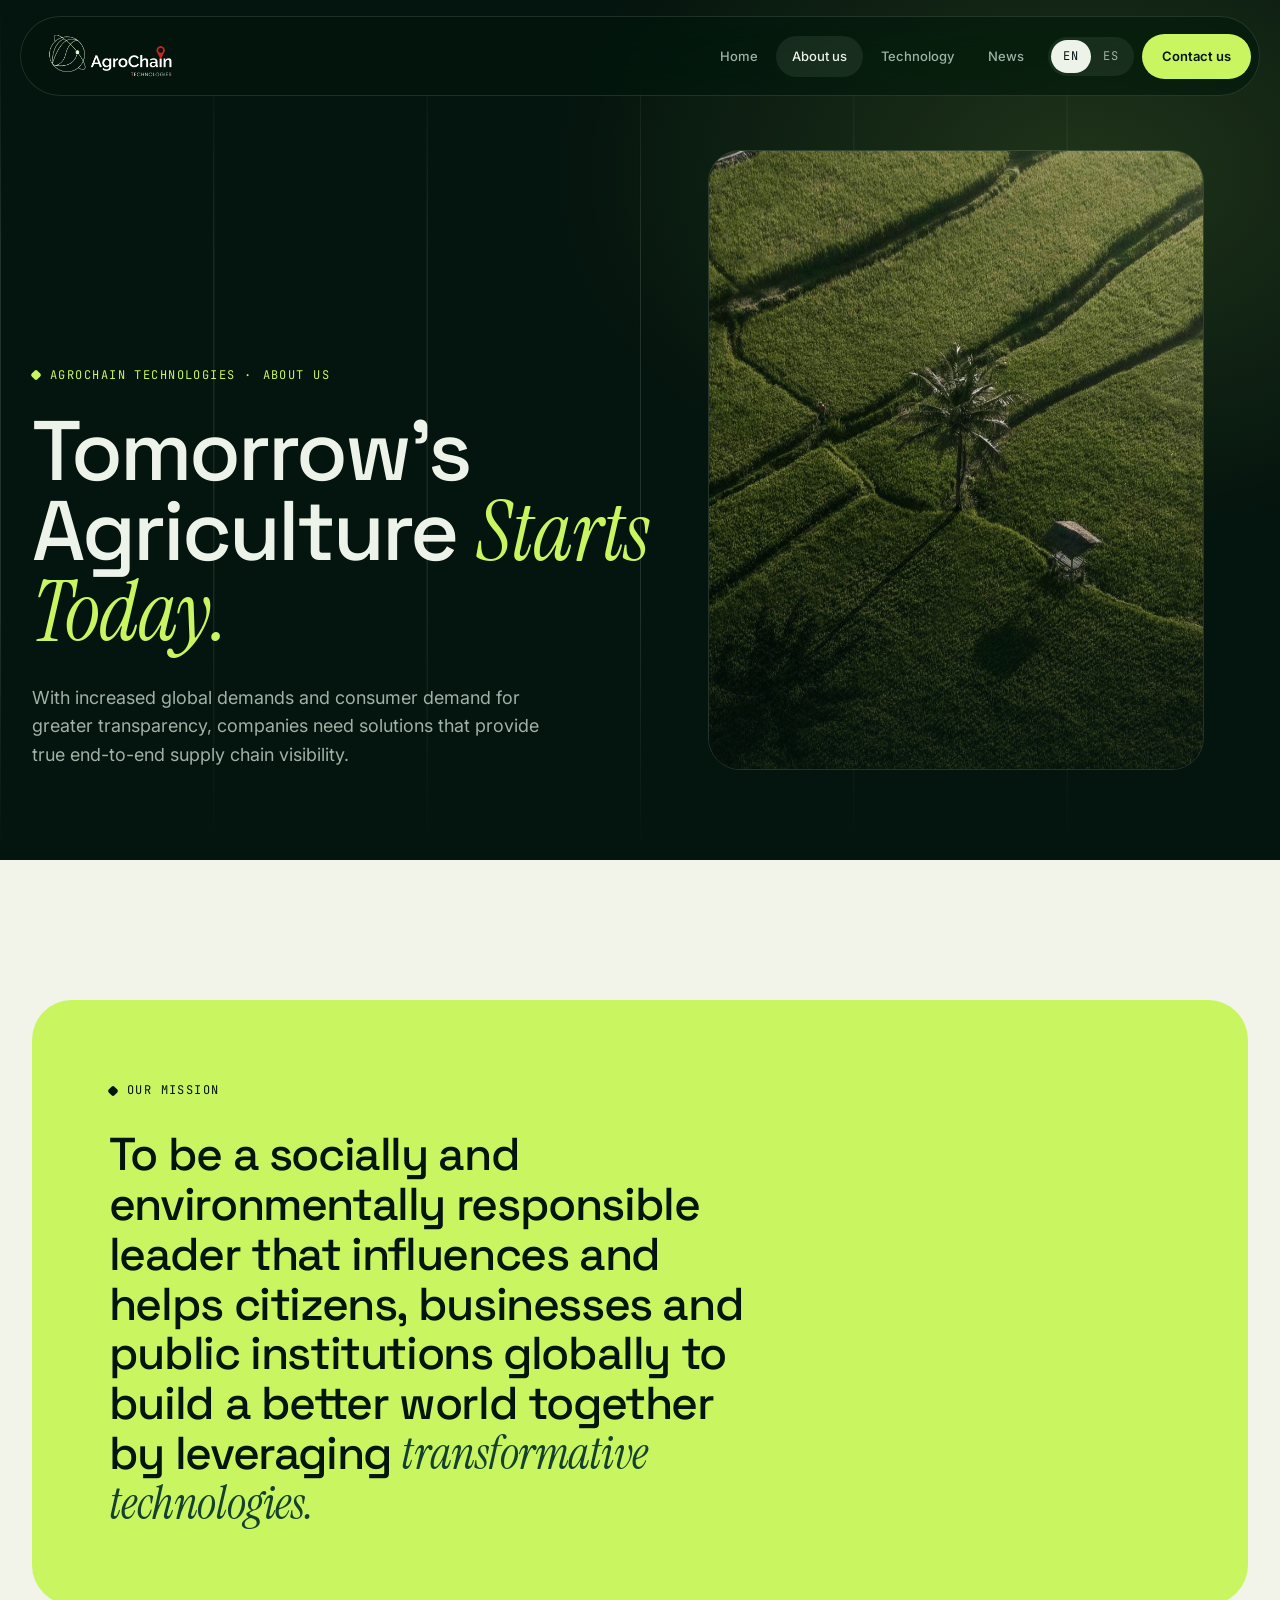
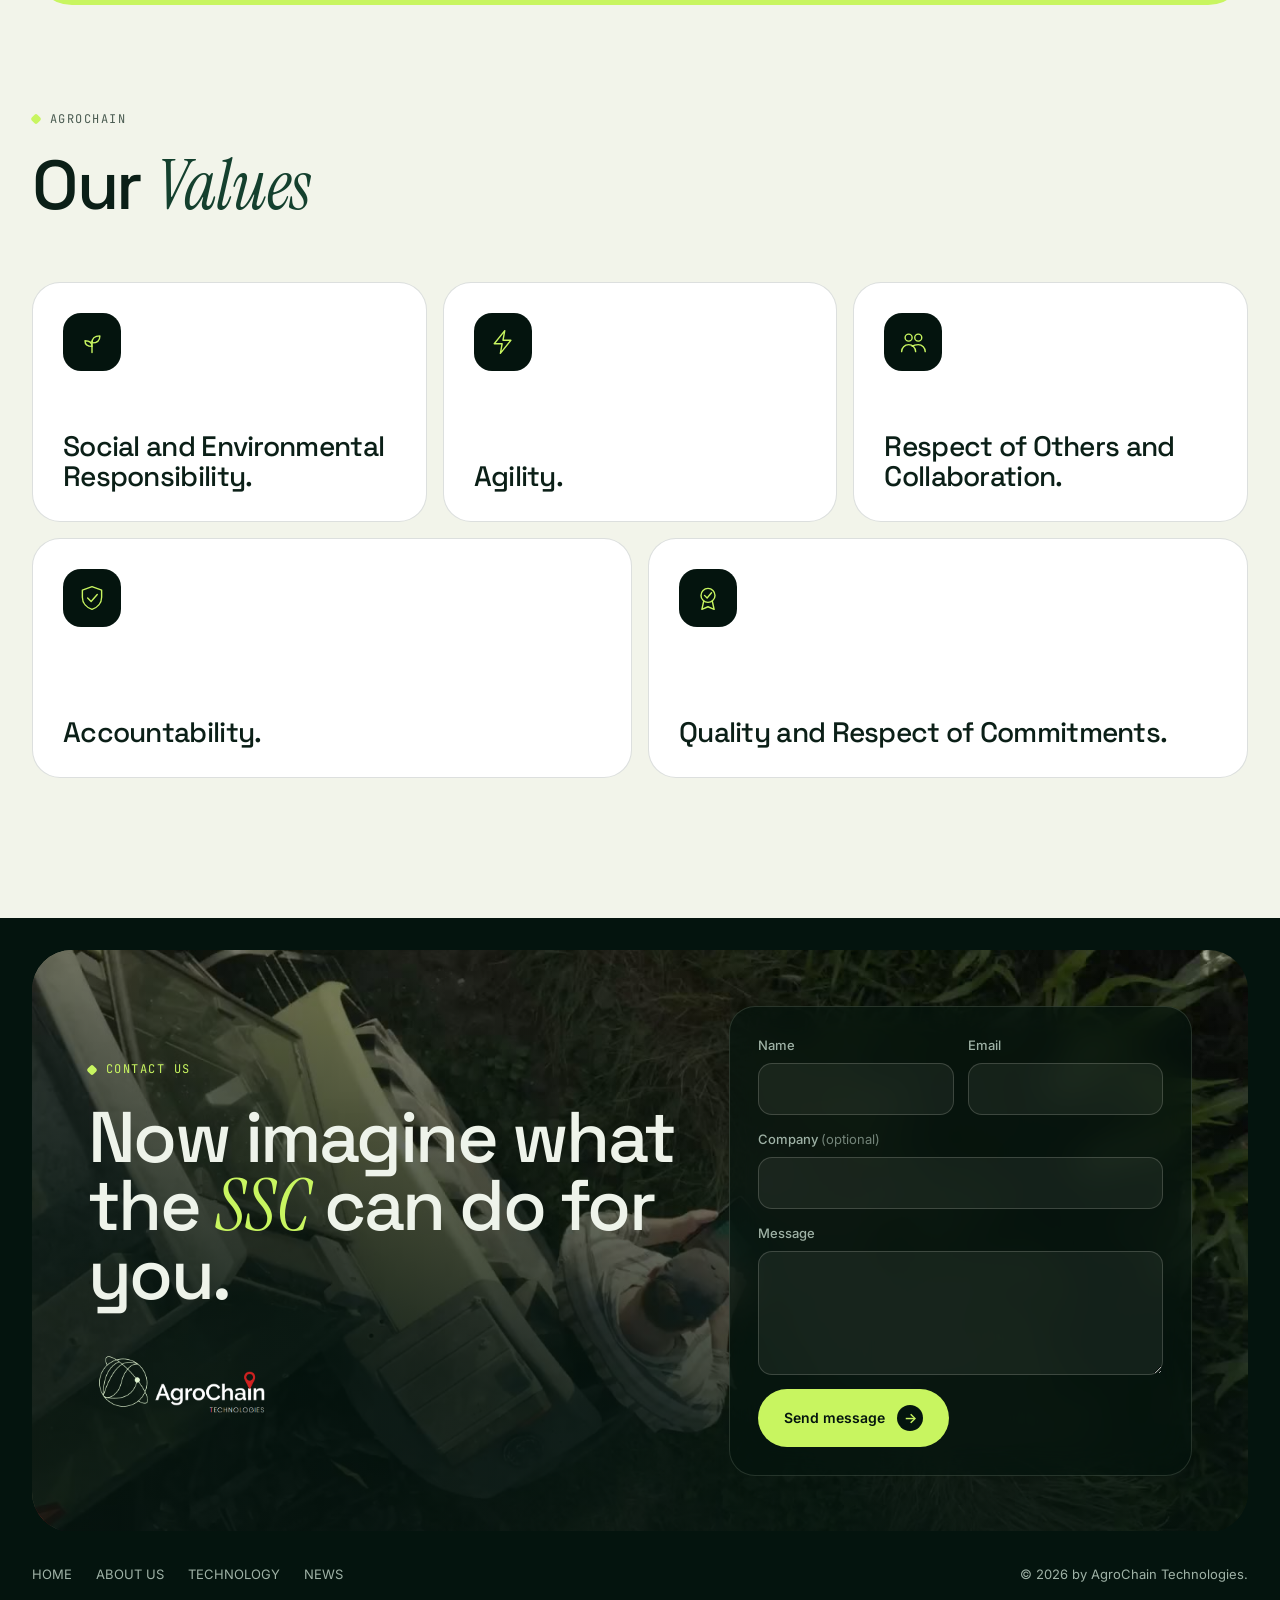
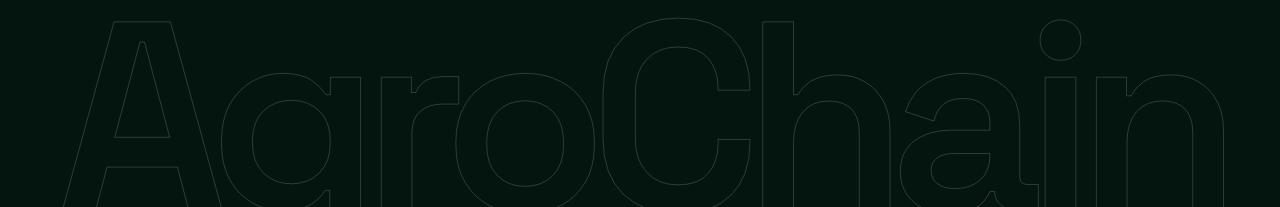
<file: company.html>
<!doctype html>
<html lang="en">
<head>
<meta charset="utf-8">
<meta name="viewport" content="width=device-width,initial-scale=1">
<title>About Us | AgroChain Technologies</title>
<meta name="description" content="Tomorrow's Agriculture Starts Today. AgroChain Technologies' mission and values.">
<link rel="canonical" href="https://www.agrochaintech.com/company">
<meta property="og:title" content="About Us | AgroChain Technologies">
<meta property="og:description" content="Tomorrow's Agriculture Starts Today. AgroChain Technologies' mission and values.">
<meta property="og:image" content="https://www.agrochaintech.com/img/video-poster.jpg">
<meta property="og:url" content="https://www.agrochaintech.com/company">
<meta name="theme-color" content="#04140e">
<link rel="icon" href="/img/favicon.png">
<link rel="preconnect" href="https://fonts.googleapis.com"><link rel="preconnect" href="https://fonts.gstatic.com" crossorigin>
<link href="https://fonts.googleapis.com/css2?family=Space+Grotesk:wght@400;500;600&family=Inter:wght@400;500;600&family=Instrument+Serif:ital@1&family=JetBrains+Mono:wght@400&display=swap" rel="stylesheet">
<link rel="stylesheet" href="/assets/v3.css?v=8">
<script>(function(){var l;try{l=new URLSearchParams(location.search).get('lang')||sessionStorage.getItem('agro-lang')}catch(e){}if(!l)l='en';document.documentElement.lang=l==='es'?'es':'en';window.__T={en:"About Us | AgroChain Technologies",es:"Empresa | AgroChain Technologies"};if(l==='es')document.title=__T.es})();</script>
<script type="application/ld+json">{"@context": "https://schema.org", "@type": "Organization", "name": "AgroChain Technologies", "url": "https://www.agrochaintech.com/", "logo": "https://www.agrochaintech.com/img/logo-agrochain.png", "description": "Tomorrow's Agriculture Starts Today. AgroChain Technologies' mission and values."}</script>
</head>
<body class="sub">

<header class="nav">
  <a class="logo" href="/" aria-label="AgroChain Technologies"><img src="/img/logo-agrochain-light.png" alt="AgroChain Technologies" width="571" height="240"></a>
  <nav class="links" aria-label="Main">
    <a href="/"><span class="en" lang="en">Home</span><span class="es" lang="es">Principal</span></a>
    <a href="/company" aria-current="page"><span class="en" lang="en">About us</span><span class="es" lang="es">Empresa</span></a>
    <a href="/technology"><span class="en" lang="en">Technology</span><span class="es" lang="es">Tecnología</span></a>
    <a href="/news"><span class="en" lang="en">News</span><span class="es" lang="es">Noticias</span></a>
  </nav>
  <div class="langs" role="group" aria-label="Language"><button type="button" data-lang="en" aria-label="English">EN</button><button type="button" data-lang="es" aria-label="Español">ES</button></div>
  <a class="cta" href="#contact"><span class="en" lang="en">Contact us</span><span class="es" lang="es">Contáctenos</span></a>
  <button class="burger" type="button" aria-label="Menu" aria-expanded="false"><span></span></button>
</header>

<main>
<section class="phero">
  <div class="grid-lines" aria-hidden="true"></div>
  <div class="wrap">
    <div class="phero-txt rv">
      <p class="kicker mono tag">AgroChain Technologies · <span class="en" lang="en">About us</span><span class="es" lang="es">Empresa</span></p>
      <h1 class="display"><span class="en" lang="en">Tomorrow's Agriculture <span class="serif">Starts Today.</span></span><span class="es" lang="es">La agricultura del mañana <span class="serif">comienza hoy.</span></span></h1>
      <p class="lead"><span class="en" lang="en">With increased global demands and consumer demand for greater transparency, companies need solutions that provide true end-to-end supply chain visibility.</span><span class="es" lang="es">Con el aumento de las demandas globales y la demanda de los consumidores de una mayor transparencia, las empresas necesitan soluciones que brinden una verdadera visibilidad de la cadena de suministro de extremo a extremo.</span></p>
    </div>
    <figure class="phero-img rv d2"><img src="/img/side-company.jpg" alt="Aerial view of green crop fields"></figure>
  </div>
</section>
<section class="mission sec">
  <div class="wrap">
    <div class="mission-card rv">
      <span class="mono tag"><span class="en" lang="en">Our Mission</span><span class="es" lang="es">Nuestra misión</span></span>
      <p class="mission-txt"><span class="en" lang="en">To be a socially and environmentally responsible leader that influences and helps citizens, businesses and public institutions globally to build a better world together by leveraging <span class="serif">transformative technologies.</span></span><span class="es" lang="es">Ser un líder social y ambientalmente responsable que influya y ayude a los ciudadanos, las empresas y las instituciones públicas a nivel mundial a construir juntos un mundo mejor aprovechando las <span class="serif">tecnologías transformadoras.</span></span></p>
    </div>
  </div>
</section>
<section class="values sec">
  <div class="wrap">
    <div class="head rv"><div><span class="mono tag">AgroChain</span><h2 class="display" style="margin-top:22px"><span class="en" lang="en">Our <span class="serif">Values</span></span><span class="es" lang="es">Nuestros <span class="serif">valores</span></span></h2></div></div>
    <ul class="vals"><li class="val rv"><span class="val-ic"><svg viewBox="0 0 32 32" fill="none" stroke="currentColor" stroke-width="1.6" stroke-linecap="round" stroke-linejoin="round" aria-hidden="true"><path d="M16 28V15"/><path d="M16 17c0-5 3.5-8 9-8 0 5.5-3.5 8-9 8z"/><path d="M16 21c0-4-3-6.5-8-6.5 0 4.5 3 6.5 8 6.5z"/></svg></span><b><span class="en" lang="en">Social and Environmental Responsibility.</span><span class="es" lang="es">Responsabilidad social y ambiental.</span></b></li><li class="val rv d1"><span class="val-ic"><svg viewBox="0 0 32 32" fill="none" stroke="currentColor" stroke-width="1.6" stroke-linecap="round" stroke-linejoin="round" aria-hidden="true"><path d="M18 3 6 18h9l-2 11 12-15h-9z"/></svg></span><b><span class="en" lang="en">Agility.</span><span class="es" lang="es">Agilidad.</span></b></li><li class="val rv d2"><span class="val-ic"><svg viewBox="0 0 32 32" fill="none" stroke="currentColor" stroke-width="1.6" stroke-linecap="round" stroke-linejoin="round" aria-hidden="true"><circle cx="11" cy="11" r="4"/><circle cx="22" cy="11" r="4"/><path d="M3 27c0-4.5 3.5-8 8-8s8 3.5 8 8M15 21c1.5-1.3 3.5-2 7-2 4.5 0 8 3.5 8 8"/></svg></span><b><span class="en" lang="en">Respect of Others and Collaboration.</span><span class="es" lang="es">Respeto a los demás y colaboración.</span></b></li><li class="val rv"><span class="val-ic"><svg viewBox="0 0 32 32" fill="none" stroke="currentColor" stroke-width="1.6" stroke-linecap="round" stroke-linejoin="round" aria-hidden="true"><path d="M16 3 5 7v8c0 7 5 12 11 14 6-2 11-7 11-14V7z"/><path d="m11 16 4 4 7-8"/></svg></span><b><span class="en" lang="en">Accountability.</span><span class="es" lang="es">Responsabilidad.</span></b></li><li class="val rv d1"><span class="val-ic"><svg viewBox="0 0 32 32" fill="none" stroke="currentColor" stroke-width="1.6" stroke-linecap="round" stroke-linejoin="round" aria-hidden="true"><circle cx="16" cy="13" r="8"/><path d="m12 13 3 3 5-6"/><path d="m11 20-2 9 7-3 7 3-2-9"/></svg></span><b><span class="en" lang="en">Quality and Respect of Commitments.</span><span class="es" lang="es">Calidad y cumplimiento de los compromisos.</span></b></li></ul>
  </div>
</section>
</main>

<!-- 8 · CONTACTO -->
<footer class="foot" id="contact">
  <div class="wrap">
    <div class="foot-card rv">
      <video src="/video/drone-loop.mp4" poster="/img/drone-poster.jpg" autoplay muted loop playsinline preload="none" aria-hidden="true"></video>
      <div class="in">
        <div>
          <span class="mono tag" style="color:var(--lime)"><span class="en" lang="en">Contact us</span><span class="es" lang="es">Contáctenos</span></span>
          <h2 class="display" style="margin-top:22px"><span class="en" lang="en">Now imagine what the <span class="serif">SSC</span> can do for you.</span><span class="es" lang="es">Ahora, imagine lo que el <span class="serif">SSC</span> puede hacer por usted.</span></h2>
          <img class="flogo" src="/img/logo-agrochain-light.png" alt="AgroChain Technologies" width="571" height="240" loading="lazy">
        </div>
        <form class="cform" id="cform" novalidate>
          <div class="f2">
            <label for="cf-name"><span class="en" lang="en">Name</span><span class="es" lang="es">Nombre</span><input id="cf-name" name="name" type="text" autocomplete="name" required></label>
            <label for="cf-email"><span class="en" lang="en">Email</span><span class="es" lang="es">Correo</span><input id="cf-email" name="email" type="email" autocomplete="email" required></label>
          </div>
          <label for="cf-company"><span><span class="en" lang="en">Company</span><span class="es" lang="es">Empresa</span> <em><span class="en" lang="en">(optional)</span><span class="es" lang="es">(opcional)</span></em></span><input id="cf-company" name="company" type="text" autocomplete="organization"></label>
          <label for="cf-msg"><span class="en" lang="en">Message</span><span class="es" lang="es">Mensaje</span><textarea id="cf-msg" name="message" rows="4" required></textarea></label>
          <input type="text" name="_honey" class="hp" tabindex="-1" autocomplete="off" aria-hidden="true">
          <button class="btn btn-lime" type="submit"><span class="lbl-send"><span class="en" lang="en">Send message</span><span class="es" lang="es">Enviar mensaje</span></span><span class="lbl-wait"><span class="en" lang="en">Sending…</span><span class="es" lang="es">Enviando…</span></span><span class="arr" aria-hidden="true">→</span></button>
          <p class="fmsg ok" role="status" hidden><span class="en" lang="en">Thank you! Your message was sent. We will get back to you soon.</span><span class="es" lang="es">¡Gracias! Su mensaje fue enviado. Le responderemos pronto.</span></p>
          <p class="fmsg err" role="alert" hidden><span class="en" lang="en">We could not send your message right now. Please try again in a few minutes.</span><span class="es" lang="es">No pudimos enviar su mensaje en este momento. Inténtelo de nuevo en unos minutos.</span></p>
          <a class="btn btn-line fmail" href="#" hidden><span class="en" lang="en">Send from my email app</span><span class="es" lang="es">Enviar desde mi correo</span></a>
          <p class="fmsg inv" role="alert" hidden><span class="en" lang="en">Please fill in your name, a valid email and your message.</span><span class="es" lang="es">Complete su nombre, un correo válido y su mensaje.</span></p>
        </form>
      </div>
    </div>
    <div class="fbar">
      <nav aria-label="Footer"><a href="/"><span class="en" lang="en">HOME</span><span class="es" lang="es">PRINCIPAL</span></a><a href="/company"><span class="en" lang="en">ABOUT US</span><span class="es" lang="es">EMPRESA</span></a><a href="/technology"><span class="en" lang="en">TECHNOLOGY</span><span class="es" lang="es">TECNOLOGÍA</span></a><a href="/news"><span class="en" lang="en">NEWS</span><span class="es" lang="es">NOTICIAS</span></a></nav>
      <div><span class="en" lang="en">© <span class="yr">2026</span> by AgroChain Technologies.</span><span class="es" lang="es">© <span class="yr">2026</span> por AgroChain Technologies.</span></div>
    </div>
  </div>
  <div class="giant" aria-hidden="true">AgroChain</div>
</footer>
<script src="/assets/v3.js?v=12" defer></script>
</body>
</html>
</file>
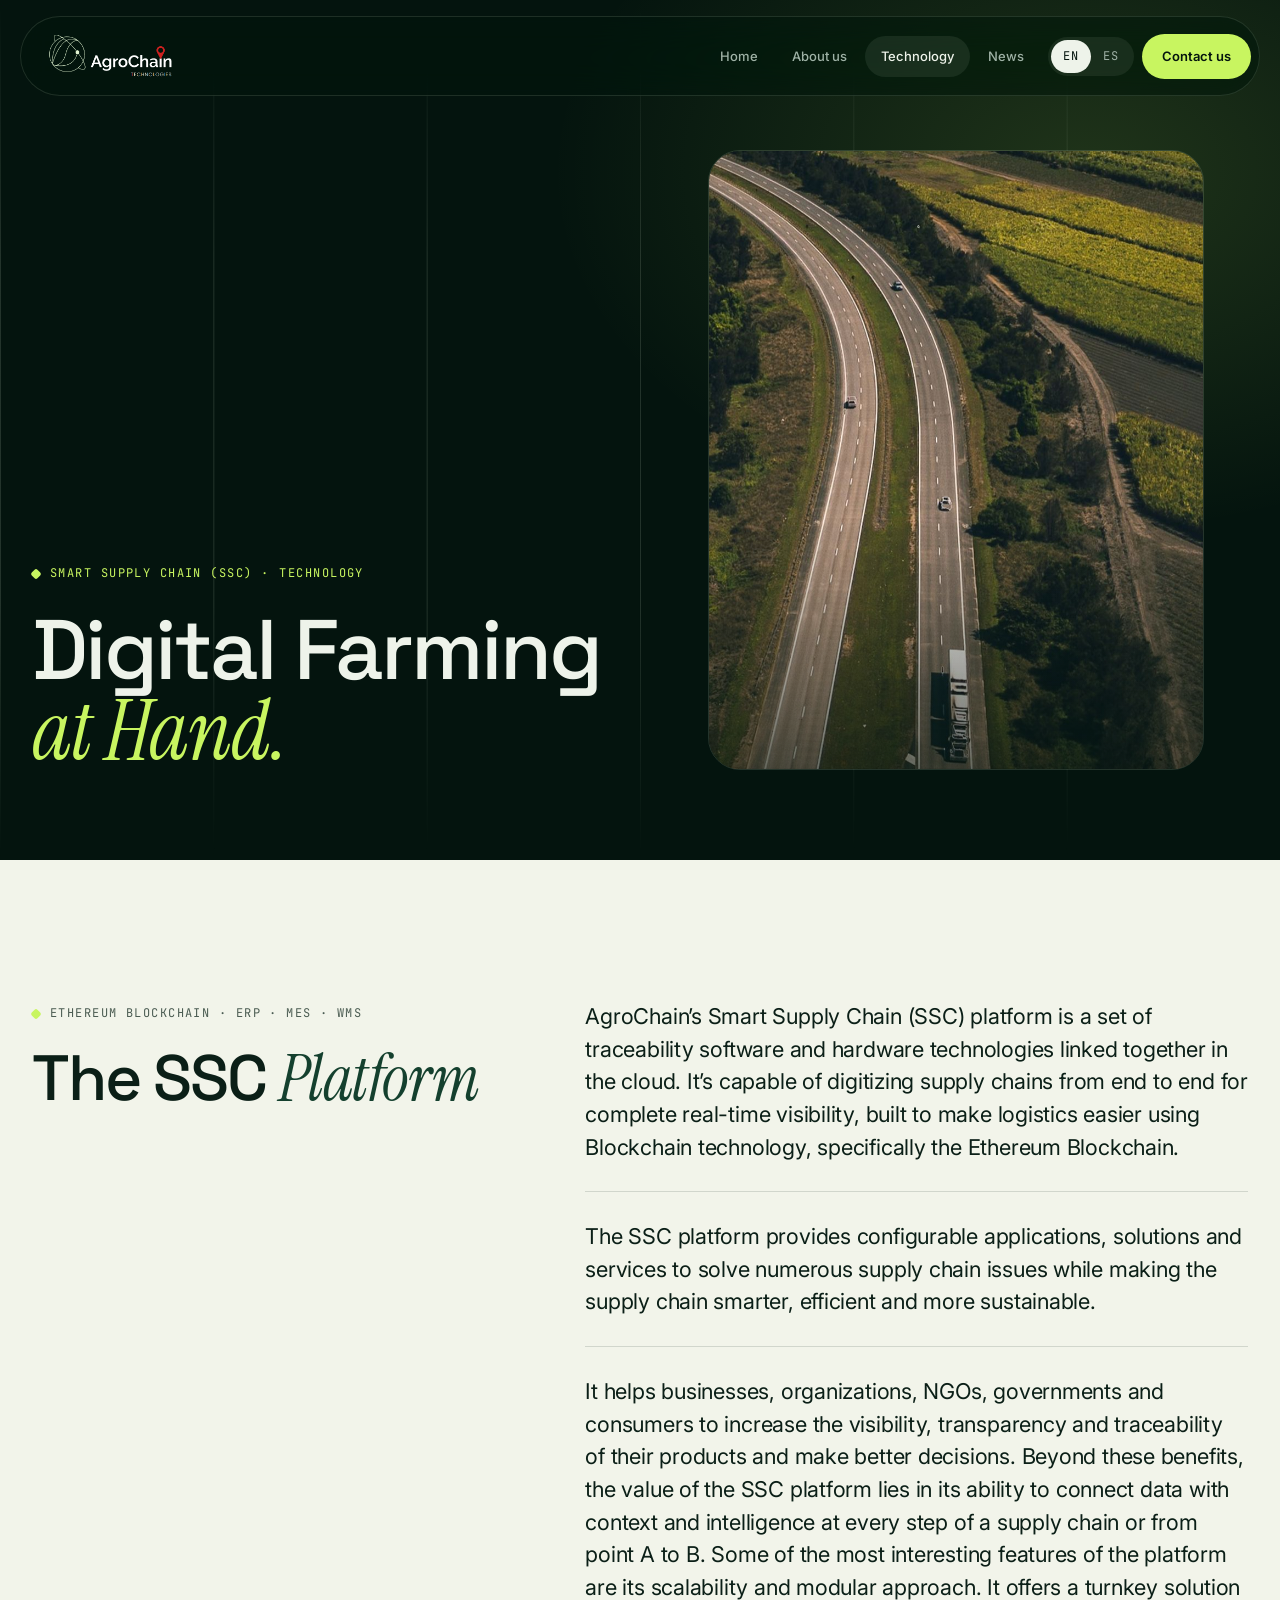
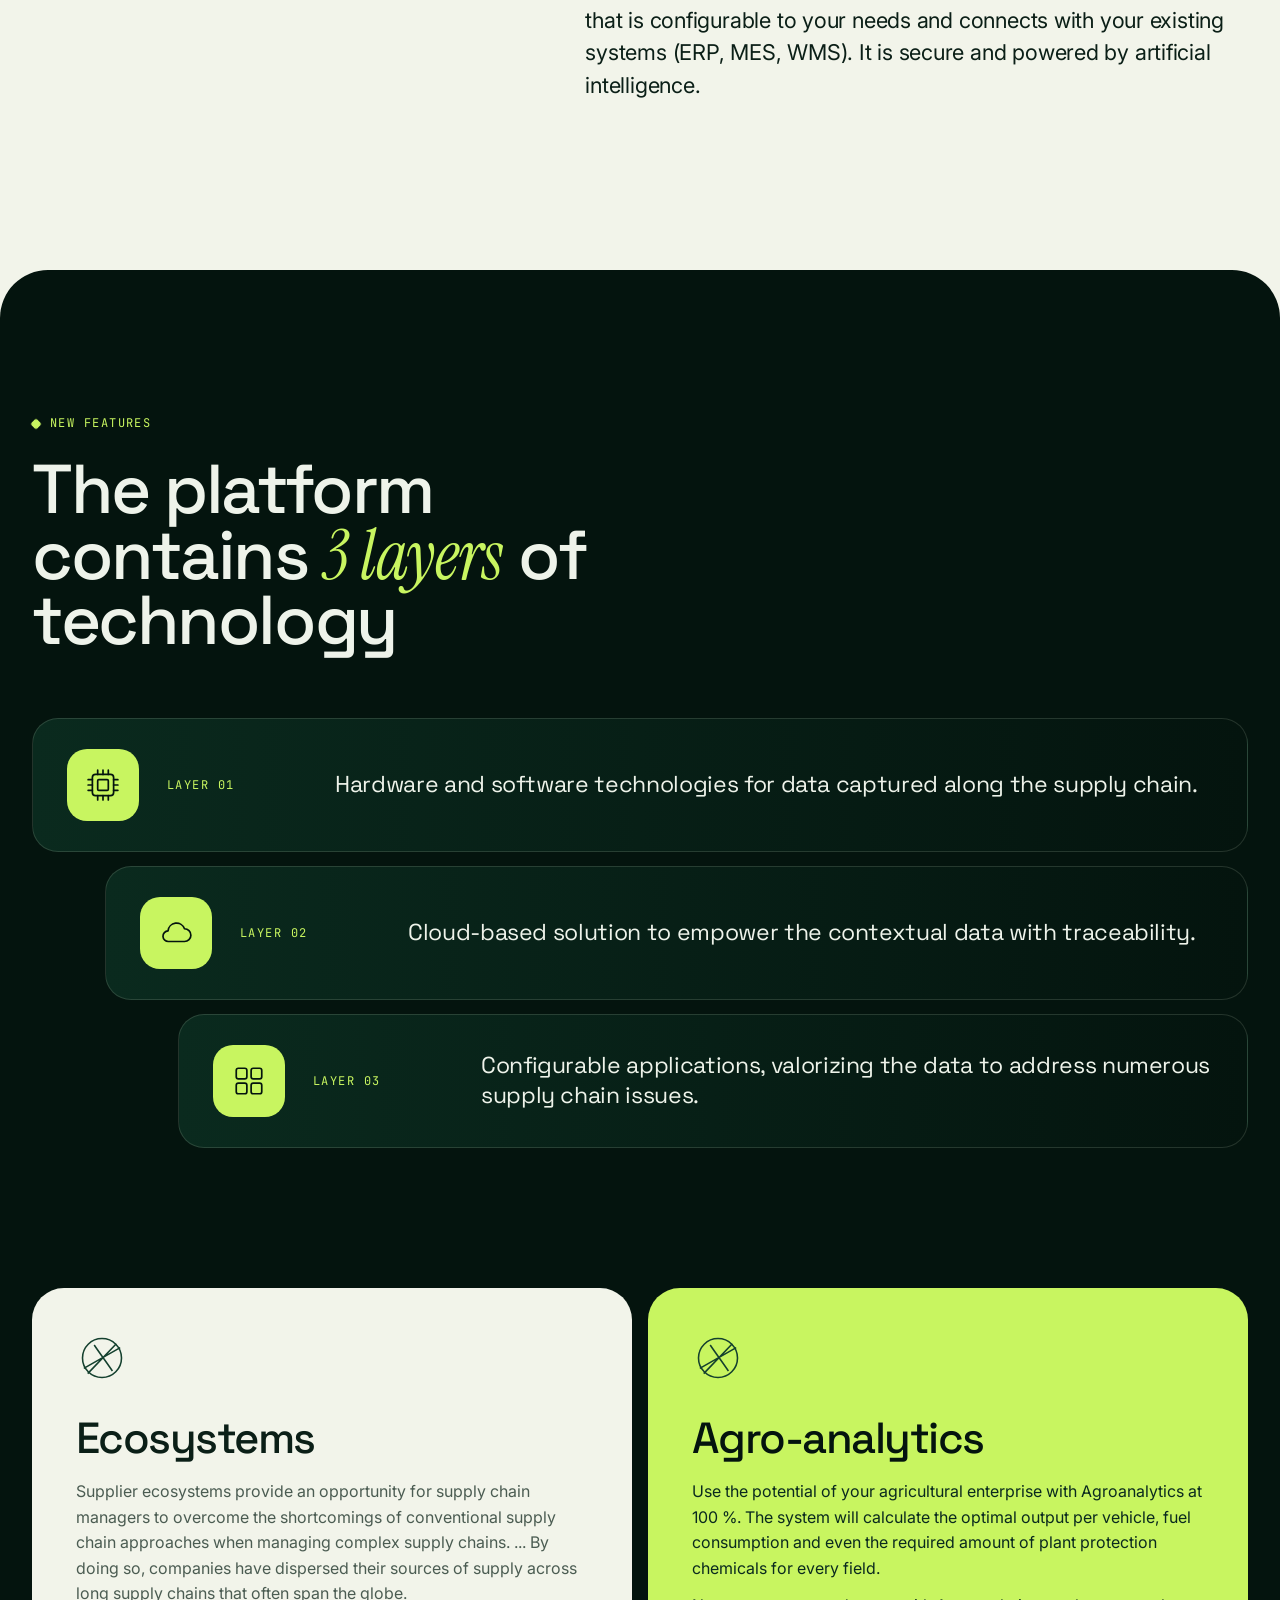
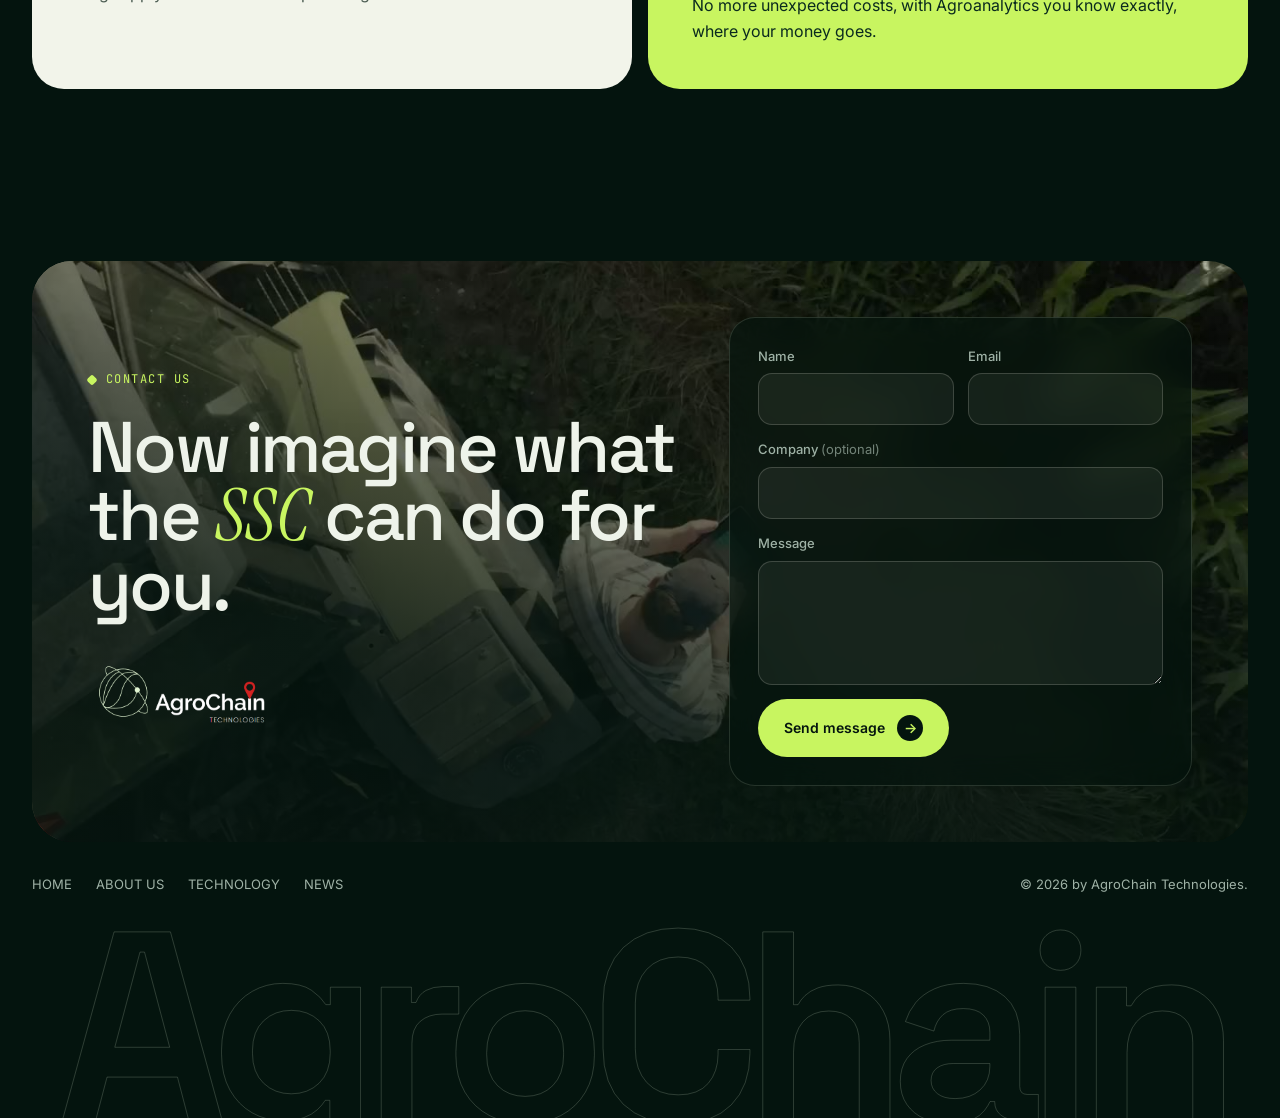
<file: technology.html>
<!doctype html>
<html lang="en">
<head>
<meta charset="utf-8">
<meta name="viewport" content="width=device-width,initial-scale=1">
<title>Technology | AgroChain Technologies</title>
<meta name="description" content="The SSC platform: traceability software and hardware linked in the cloud with Ethereum Blockchain.">
<link rel="canonical" href="https://www.agrochaintech.com/technology">
<meta property="og:title" content="Technology | AgroChain Technologies">
<meta property="og:description" content="The SSC platform: traceability software and hardware linked in the cloud with Ethereum Blockchain.">
<meta property="og:image" content="https://www.agrochaintech.com/img/video-poster.jpg">
<meta property="og:url" content="https://www.agrochaintech.com/technology">
<meta name="theme-color" content="#04140e">
<link rel="icon" href="/img/favicon.png">
<link rel="preconnect" href="https://fonts.googleapis.com"><link rel="preconnect" href="https://fonts.gstatic.com" crossorigin>
<link href="https://fonts.googleapis.com/css2?family=Space+Grotesk:wght@400;500;600&family=Inter:wght@400;500;600&family=Instrument+Serif:ital@1&family=JetBrains+Mono:wght@400&display=swap" rel="stylesheet">
<link rel="stylesheet" href="/assets/v3.css?v=8">
<script>(function(){var l;try{l=new URLSearchParams(location.search).get('lang')||sessionStorage.getItem('agro-lang')}catch(e){}if(!l)l='en';document.documentElement.lang=l==='es'?'es':'en';window.__T={en:"Technology | AgroChain Technologies",es:"Tecnolog\u00eda | AgroChain Technologies"};if(l==='es')document.title=__T.es})();</script>
<script type="application/ld+json">{"@context": "https://schema.org", "@type": "Organization", "name": "AgroChain Technologies", "url": "https://www.agrochaintech.com/", "logo": "https://www.agrochaintech.com/img/logo-agrochain.png", "description": "The SSC platform: traceability software and hardware linked in the cloud with Ethereum Blockchain."}</script>
</head>
<body class="sub">

<header class="nav">
  <a class="logo" href="/" aria-label="AgroChain Technologies"><img src="/img/logo-agrochain-light.png" alt="AgroChain Technologies" width="571" height="240"></a>
  <nav class="links" aria-label="Main">
    <a href="/"><span class="en" lang="en">Home</span><span class="es" lang="es">Principal</span></a>
    <a href="/company"><span class="en" lang="en">About us</span><span class="es" lang="es">Empresa</span></a>
    <a href="/technology" aria-current="page"><span class="en" lang="en">Technology</span><span class="es" lang="es">Tecnología</span></a>
    <a href="/news"><span class="en" lang="en">News</span><span class="es" lang="es">Noticias</span></a>
  </nav>
  <div class="langs" role="group" aria-label="Language"><button type="button" data-lang="en" aria-label="English">EN</button><button type="button" data-lang="es" aria-label="Español">ES</button></div>
  <a class="cta" href="#contact"><span class="en" lang="en">Contact us</span><span class="es" lang="es">Contáctenos</span></a>
  <button class="burger" type="button" aria-label="Menu" aria-expanded="false"><span></span></button>
</header>

<main>
<section class="phero">
  <div class="grid-lines" aria-hidden="true"></div>
  <div class="wrap">
    <div class="phero-txt rv">
      <p class="kicker mono tag">Smart Supply Chain (SSC) · <span class="en" lang="en">Technology</span><span class="es" lang="es">Tecnología</span></p>
      <h1 class="display"><span class="en" lang="en">Digital Farming <span class="serif">at Hand.</span></span><span class="es" lang="es">Agricultura digital <span class="serif">a la mano.</span></span></h1>
      
    </div>
    <figure class="phero-img rv d2"><img src="/img/side-tech.jpg" alt="Agricultural landscape"></figure>
  </div>
</section>
<section class="story sec" id="ssc">
  <div class="wrap">
    <div class="stick rv">
      <span class="mono tag">Ethereum Blockchain · ERP · MES · WMS</span>
      <h2 class="display"><span class="en" lang="en">The SSC <span class="serif">Platform</span></span><span class="es" lang="es">La plataforma <span class="serif">SSC</span></span></h2>
    </div>
    <div class="paras">
      <div class="en" lang="en"><p>AgroChain’s Smart Supply Chain (SSC) platform is a set of traceability software and hardware technologies linked together in the cloud. It’s capable of digitizing supply chains from end to end for complete real-time visibility, built to make logistics easier using Blockchain technology, specifically the Ethereum Blockchain.</p><p>The SSC platform provides configurable applications, solutions and services to solve numerous supply chain issues while making the supply chain smarter, efficient and more sustainable.</p><p>It helps businesses, organizations, NGOs, governments and consumers to increase the visibility, transparency and traceability of their products and make better decisions. Beyond these benefits, the value of the SSC platform lies in its ability to connect data with context and intelligence at every step of a supply chain or from point A to B. Some of the most interesting features of the platform are its scalability and modular approach. It offers a turnkey solution that is configurable to your needs and connects with your existing systems (ERP, MES, WMS). It is secure and powered by artificial intelligence.</p></div>
      <div class="es" lang="es"><p>La plataforma Smart Supply Chain (SSC) de AgroChain es un conjunto de tecnologías de software y hardware de trazabilidad conectadas en la nube. Es capaz de digitalizar las cadenas de suministro de extremo a extremo para una visibilidad completa en tiempo real, creada para facilitar la logística usando tecnología Blockchain, específicamente la Blockchain de Ethereum.</p><p>La plataforma SSC ofrece aplicaciones, soluciones y servicios configurables para resolver numerosos problemas de la cadena de suministro, haciéndola más inteligente, eficiente y sostenible.</p><p>Ayuda a empresas, organizaciones, ONG, gobiernos y consumidores a aumentar la visibilidad, la transparencia y la trazabilidad de sus productos y a tomar mejores decisiones. Más allá de estos beneficios, el valor de la plataforma SSC radica en su capacidad de conectar los datos con contexto e inteligencia en cada paso de la cadena de suministro o del punto A al B. Algunas de sus características más interesantes son su escalabilidad y su enfoque modular. Ofrece una solución llave en mano, configurable a sus necesidades, que se conecta con sus sistemas existentes (ERP, MES, WMS). Es segura y está impulsada por inteligencia artificial.</p></div>
    </div>
  </div>
</section>
<section class="layers-sec sec">
  <div class="wrap">
    <div class="head rv"><div><span class="mono tag"><span class="en" lang="en">New Features</span><span class="es" lang="es">Nuevas características</span></span><h2 class="display" style="margin-top:22px"><span class="en" lang="en">The platform contains <span class="serif">3 layers</span> of technology</span><span class="es" lang="es">La plataforma contiene <span class="serif">3 capas</span> de tecnología</span></h2></div></div>
    <ol class="layers"><li class="layer rv" style="--k:0"><span class="layer-ic"><svg viewBox="0 0 32 32" fill="none" stroke="currentColor" stroke-width="1.6" stroke-linecap="round" stroke-linejoin="round" aria-hidden="true"><rect x="6" y="6" width="20" height="20" rx="3"/><rect x="11" y="11" width="10" height="10" rx="1"/><path d="M11 2v4M16 2v4M21 2v4M11 26v4M16 26v4M21 26v4M2 11h4M2 16h4M2 21h4M26 11h4M26 16h4M26 21h4"/></svg></span><span class="layer-n mono"><span class="en" lang="en">Layer</span><span class="es" lang="es">Capa</span> 01</span><p><span class="en" lang="en">Hardware and software technologies for data captured along the supply chain.</span><span class="es" lang="es">Tecnologías de hardware y software para la captura de datos a lo largo de la cadena de suministro.</span></p></li><li class="layer rv d1" style="--k:1"><span class="layer-ic"><svg viewBox="0 0 32 32" fill="none" stroke="currentColor" stroke-width="1.6" stroke-linecap="round" stroke-linejoin="round" aria-hidden="true"><path d="M9 24h15a6 6 0 0 0 0-12 8 8 0 0 0-15.5 2A5 5 0 0 0 9 24z"/></svg></span><span class="layer-n mono"><span class="en" lang="en">Layer</span><span class="es" lang="es">Capa</span> 02</span><p><span class="en" lang="en">Cloud-based solution to empower the contextual data with traceability.</span><span class="es" lang="es">Solución en la nube para potenciar los datos contextuales con trazabilidad.</span></p></li><li class="layer rv d2" style="--k:2"><span class="layer-ic"><svg viewBox="0 0 32 32" fill="none" stroke="currentColor" stroke-width="1.6" stroke-linecap="round" stroke-linejoin="round" aria-hidden="true"><rect x="4" y="4" width="10" height="10" rx="2"/><rect x="18" y="4" width="10" height="10" rx="2"/><rect x="4" y="18" width="10" height="10" rx="2"/><rect x="18" y="18" width="10" height="10" rx="2"/></svg></span><span class="layer-n mono"><span class="en" lang="en">Layer</span><span class="es" lang="es">Capa</span> 03</span><p><span class="en" lang="en">Configurable applications, valorizing the data to address numerous supply chain issues.</span><span class="es" lang="es">Aplicaciones configurables que valorizan los datos para resolver numerosos problemas de la cadena de suministro.</span></p></li></ol>
  </div>
</section>
<section class="tcards sec">
  <div class="wrap">
    <div class="tgrid">
      <article class="tcard rv"><svg class="ico" viewBox="0 0 40 40" fill="none" stroke="currentColor" stroke-width="1.2" aria-hidden="true"><circle cx="20" cy="20" r="15"/><path d="M6 28 34 12M9 32 31 9M14 10c4 6 10 14 14 20"/></svg><h3 class="display"><span class="en" lang="en">Ecosystems</span><span class="es" lang="es">Ecosistemas</span></h3>
        <div class="en" lang="en"><p>Supplier ecosystems provide an opportunity for supply chain managers to overcome the shortcomings of conventional supply chain approaches when managing complex supply chains. ... By doing so, companies have dispersed their sources of supply across long supply chains that often span the globe.</p></div><div class="es" lang="es"><p>Los ecosistemas de proveedores brindan a los gerentes de la cadena de suministro la oportunidad de superar las limitaciones de los enfoques convencionales al gestionar cadenas de suministro complejas. ... De esta manera, las empresas han dispersado sus fuentes de suministro a lo largo de cadenas extensas que a menudo abarcan todo el mundo.</p></div>
      </article>
      <article class="tcard alt rv d1"><svg class="ico" viewBox="0 0 40 40" fill="none" stroke="currentColor" stroke-width="1.2" aria-hidden="true"><circle cx="20" cy="20" r="15"/><path d="M6 28 34 12M9 32 31 9M14 10c4 6 10 14 14 20"/></svg><h3 class="display"><span class="en" lang="en">Agro-analytics</span><span class="es" lang="es">Agroanalítica</span></h3>
        <div class="en" lang="en"><p>Use the potential of your agricultural enterprise with Agroanalytics at 100 %. The system will calculate the optimal output per vehicle, fuel consumption and even the required amount of plant protection chemicals for every field.</p><p>No more unexpected costs, with Agroanalytics you know exactly, where your money goes.</p></div><div class="es" lang="es"><p>Aproveche al 100 % el potencial de su empresa agrícola con Agroanalítica. El sistema calcula el rendimiento óptimo por vehículo, el consumo de combustible e incluso la cantidad necesaria de productos fitosanitarios para cada campo.</p><p>Se acabaron los costos inesperados: con Agroanalítica usted sabe exactamente a dónde va su dinero.</p></div>
      </article>
    </div>
  </div>
</section>
</main>

<!-- 8 · CONTACTO -->
<footer class="foot" id="contact">
  <div class="wrap">
    <div class="foot-card rv">
      <video src="/video/drone-loop.mp4" poster="/img/drone-poster.jpg" autoplay muted loop playsinline preload="none" aria-hidden="true"></video>
      <div class="in">
        <div>
          <span class="mono tag" style="color:var(--lime)"><span class="en" lang="en">Contact us</span><span class="es" lang="es">Contáctenos</span></span>
          <h2 class="display" style="margin-top:22px"><span class="en" lang="en">Now imagine what the <span class="serif">SSC</span> can do for you.</span><span class="es" lang="es">Ahora, imagine lo que el <span class="serif">SSC</span> puede hacer por usted.</span></h2>
          <img class="flogo" src="/img/logo-agrochain-light.png" alt="AgroChain Technologies" width="571" height="240" loading="lazy">
        </div>
        <form class="cform" id="cform" novalidate>
          <div class="f2">
            <label for="cf-name"><span class="en" lang="en">Name</span><span class="es" lang="es">Nombre</span><input id="cf-name" name="name" type="text" autocomplete="name" required></label>
            <label for="cf-email"><span class="en" lang="en">Email</span><span class="es" lang="es">Correo</span><input id="cf-email" name="email" type="email" autocomplete="email" required></label>
          </div>
          <label for="cf-company"><span><span class="en" lang="en">Company</span><span class="es" lang="es">Empresa</span> <em><span class="en" lang="en">(optional)</span><span class="es" lang="es">(opcional)</span></em></span><input id="cf-company" name="company" type="text" autocomplete="organization"></label>
          <label for="cf-msg"><span class="en" lang="en">Message</span><span class="es" lang="es">Mensaje</span><textarea id="cf-msg" name="message" rows="4" required></textarea></label>
          <input type="text" name="_honey" class="hp" tabindex="-1" autocomplete="off" aria-hidden="true">
          <button class="btn btn-lime" type="submit"><span class="lbl-send"><span class="en" lang="en">Send message</span><span class="es" lang="es">Enviar mensaje</span></span><span class="lbl-wait"><span class="en" lang="en">Sending…</span><span class="es" lang="es">Enviando…</span></span><span class="arr" aria-hidden="true">→</span></button>
          <p class="fmsg ok" role="status" hidden><span class="en" lang="en">Thank you! Your message was sent. We will get back to you soon.</span><span class="es" lang="es">¡Gracias! Su mensaje fue enviado. Le responderemos pronto.</span></p>
          <p class="fmsg err" role="alert" hidden><span class="en" lang="en">We could not send your message right now. Please try again in a few minutes.</span><span class="es" lang="es">No pudimos enviar su mensaje en este momento. Inténtelo de nuevo en unos minutos.</span></p>
          <a class="btn btn-line fmail" href="#" hidden><span class="en" lang="en">Send from my email app</span><span class="es" lang="es">Enviar desde mi correo</span></a>
          <p class="fmsg inv" role="alert" hidden><span class="en" lang="en">Please fill in your name, a valid email and your message.</span><span class="es" lang="es">Complete su nombre, un correo válido y su mensaje.</span></p>
        </form>
      </div>
    </div>
    <div class="fbar">
      <nav aria-label="Footer"><a href="/"><span class="en" lang="en">HOME</span><span class="es" lang="es">PRINCIPAL</span></a><a href="/company"><span class="en" lang="en">ABOUT US</span><span class="es" lang="es">EMPRESA</span></a><a href="/technology"><span class="en" lang="en">TECHNOLOGY</span><span class="es" lang="es">TECNOLOGÍA</span></a><a href="/news"><span class="en" lang="en">NEWS</span><span class="es" lang="es">NOTICIAS</span></a></nav>
      <div><span class="en" lang="en">© <span class="yr">2026</span> by AgroChain Technologies.</span><span class="es" lang="es">© <span class="yr">2026</span> por AgroChain Technologies.</span></div>
    </div>
  </div>
  <div class="giant" aria-hidden="true">AgroChain</div>
</footer>
<script src="/assets/v3.js?v=12" defer></script>
</body>
</html>
</file>
<file: assets/v3.css>
/* AgroChain Technologies — home v3 · rediseño total */
:root{
  --ink:#04140e;      /* verde casi negro */
  --forest:#0a2a1e;
  --moss:#14402e;
  --cream:#f2f4ea;
  --paper:#e6ebd9;
  --lime:#c8f560;     /* acento eléctrico */
  --mint:#e6f6dc;
  --red:#e2393b;
  --txt-d:#0b1f17;    /* texto sobre claro */
  --mut-d:#4b5c52;
  --txt-l:#eef3ea;    /* texto sobre oscuro */
  --mut-l:#9fb2a6;
  --line-d:rgba(11,31,23,.14);
  --line-l:rgba(230,246,220,.14);
  --ease:cubic-bezier(.16,1,.3,1);
  --wrap:1280px;
}
*{box-sizing:border-box;margin:0;padding:0}
html{scroll-behavior:smooth;-webkit-text-size-adjust:100%}
body{background:var(--cream);color:var(--txt-d);font-family:"Inter",system-ui,sans-serif;font-size:16px;line-height:1.6;-webkit-font-smoothing:antialiased;overflow-x:hidden}
img,video{display:block;max-width:100%}
a{color:inherit;text-decoration:none}
button{font:inherit;color:inherit}
::selection{background:var(--lime);color:var(--ink)}
html[lang=es] .en{display:none!important}
html:not([lang=es]) .es{display:none!important}
.wrap{max-width:var(--wrap);margin:0 auto;padding:0 32px}
.display{font-family:"Space Grotesk",sans-serif;font-weight:500;letter-spacing:-.035em;line-height:.95}
.serif{font-family:"Instrument Serif",serif;font-style:italic;font-weight:400;letter-spacing:-.01em}
.mono{font-family:"JetBrains Mono",monospace;font-size:12px;letter-spacing:.12em;text-transform:uppercase}
.tag{display:inline-flex;align-items:center;gap:10px}
.tag::before{content:"";width:8px;height:8px;background:var(--lime);border-radius:2px;transform:rotate(45deg)}
.dark{background:var(--ink);color:var(--txt-l)}

/* ---------- NAV ---------- */
.nav{position:fixed;top:16px;left:50%;transform:translateX(-50%);z-index:60;width:min(calc(100% - 32px),1240px);display:flex;align-items:center;gap:8px;padding:8px 8px 8px 20px;border-radius:999px;background:rgba(4,20,14,.55);backdrop-filter:blur(18px) saturate(160%);-webkit-backdrop-filter:blur(18px) saturate(160%);border:1px solid rgba(230,246,220,.12);color:var(--txt-l);transition:background .4s,top .4s var(--ease)}
.nav.scrolled{background:rgba(4,20,14,.88);top:10px}
.nav .logo img{width:148px;height:auto}
.nav .links{display:flex;gap:2px;margin-left:auto}
.nav .links a{font-size:13px;font-weight:500;padding:10px 16px;border-radius:999px;color:var(--mut-l);transition:.25s}
.nav .links a:hover,.nav .links a[aria-current]{color:var(--txt-l);background:rgba(230,246,220,.08)}
.langs{display:flex;padding:3px;border-radius:999px;background:rgba(230,246,220,.07)}
.langs button{all:unset;cursor:pointer;padding:7px 12px;border-radius:999px;font-family:"JetBrains Mono",monospace;font-size:12px;letter-spacing:.08em;color:var(--mut-l);transition:.25s}
.langs button[aria-pressed=true]{background:var(--txt-l);color:var(--ink)}
.langs button:focus-visible{outline:2px solid var(--lime)}
.nav .cta{display:inline-flex;align-items:center;gap:8px;padding:12px 20px;border-radius:999px;background:var(--lime);color:var(--ink);font-weight:600;font-size:13px;transition:transform .3s var(--ease)}
.nav .cta:hover{transform:scale(1.04)}
.burger{all:unset;display:none;cursor:pointer;width:44px;height:44px;border-radius:50%;background:rgba(230,246,220,.08);place-items:center}
.burger span{width:16px;height:1.5px;background:currentColor;box-shadow:0 5px 0 currentColor,0 -5px 0 currentColor}

/* ---------- HERO ---------- */
.hero{position:relative;min-height:100svh;display:flex;flex-direction:column;justify-content:flex-end;overflow:hidden;background:var(--ink);color:var(--txt-l);isolation:isolate}
.hero .bgv{position:absolute;inset:0;width:100%;height:100%;object-fit:cover;z-index:-2;filter:saturate(.6) hue-rotate(40deg) brightness(.75)}
.hero::before{content:"";position:absolute;inset:0;z-index:-1;background:
  linear-gradient(180deg,rgba(4,20,14,.55) 0%,rgba(4,20,14,.2) 35%,rgba(4,20,14,.85) 78%,var(--ink) 100%),
  radial-gradient(60% 50% at 80% 30%,rgba(200,245,96,.18),transparent 70%)}
.hero .grid-lines{position:absolute;inset:0;z-index:-1;background:linear-gradient(90deg,var(--line-l) 1px,transparent 1px) 0 0/calc(100%/6) 100%;mask-image:linear-gradient(180deg,transparent,#000 30%,#000 70%,transparent)}
.hero .wrap{width:100%;padding-top:150px;padding-bottom:48px}
.hero .kicker{color:var(--lime);margin-bottom:28px}
.hero h1{font-size:clamp(44px,8vw,124px);max-width:16ch}
.hero h1 .serif{color:var(--lime);font-size:1.05em}
.hero h1 .w{display:inline-block;overflow:hidden;vertical-align:bottom;padding-bottom:.08em}
.hero h1 .w>span{display:inline-block;transform:translateY(105%);animation:rise 1.1s var(--ease) forwards}
@keyframes rise{to{transform:none}}
.hero .row{display:grid;grid-template-columns:1fr 440px;gap:48px;align-items:end;margin-top:56px}
.hero .lead{font-size:18px;color:var(--mut-l);max-width:480px}
.hero .lead b{color:var(--txt-l);font-weight:500}
.btns{display:flex;flex-wrap:wrap;gap:10px;margin-top:28px}
.btn{display:inline-flex;align-items:center;gap:12px;padding:16px 26px;border-radius:999px;font-weight:600;font-size:14px;transition:transform .35s var(--ease),background .3s,color .3s}
.btn .arr{display:grid;place-items:center;width:26px;height:26px;border-radius:50%;background:var(--ink);color:var(--lime);transition:transform .35s var(--ease)}
.btn:hover .arr{transform:rotate(-45deg)}
.btn-lime{background:var(--lime);color:var(--ink)}
.btn-line{border:1px solid rgba(230,246,220,.3)}
.btn-line:hover{background:var(--txt-l);color:var(--ink)}
.btn-ink{background:var(--ink);color:var(--txt-l)}
.btn-ink .arr{background:var(--lime);color:var(--ink)}
.player{position:relative;border-radius:22px;padding:8px;background:rgba(230,246,220,.08);border:1px solid rgba(230,246,220,.18);backdrop-filter:blur(14px);-webkit-backdrop-filter:blur(14px)}
.player video{width:100%;aspect-ratio:16/9;border-radius:16px;background:#000;object-fit:cover}
.player .lbl{display:flex;justify-content:space-between;align-items:center;padding:10px 8px 4px;color:var(--mut-l)}
.player .live{display:inline-flex;align-items:center;gap:8px;color:var(--txt-l)}
.player .live i{width:8px;height:8px;border-radius:50%;background:var(--red);animation:blink 1.6s infinite}
@keyframes blink{50%{opacity:.25}}

/* marquee */
.ticker{position:relative;background:var(--lime);color:var(--ink);overflow:hidden;white-space:nowrap;border-block:1px solid var(--ink)}
.ticker .track{display:inline-flex;gap:0;animation:scroll 38s linear infinite;padding:18px 0}
.ticker span{font-family:"Space Grotesk",sans-serif;font-weight:500;font-size:22px;letter-spacing:-.01em;padding:0 26px;display:inline-flex;align-items:center;gap:52px}
.ticker span::after{content:"✦";font-size:16px}
@keyframes scroll{to{transform:translateX(-50%)}}

/* ---------- STORY ---------- */
.sec{padding:140px 0}
.story .wrap{display:grid;grid-template-columns:5fr 7fr;gap:80px}
.story .stick{position:sticky;top:120px;align-self:start}
.story .stick .mono{color:var(--mut-d)}
.story h2{font-size:clamp(40px,5vw,76px);margin-top:22px}
.story h2 .serif{color:var(--moss)}
.story .eq{display:flex;align-items:center;gap:12px;flex-wrap:wrap;margin-top:40px}
.story .eq b{font-family:"Space Grotesk";font-weight:500;padding:10px 18px;border-radius:999px;border:1px solid var(--line-d);font-size:15px}
.story .eq b.ok{background:var(--ink);color:var(--lime);border-color:var(--ink)}
.story .eq i{font-style:normal;font-family:"Space Grotesk";font-size:22px;color:var(--mut-d)}
.story .paras p{font-size:clamp(19px,1.7vw,24px);line-height:1.5;color:var(--txt-d);letter-spacing:-.01em;padding:28px 0;border-top:1px solid var(--line-d);opacity:.22;transition:opacity .6s var(--ease)}
.story .paras p.on{opacity:1}
.story .paras p:first-child{border-top:0;padding-top:0}

/* ---------- PLATFORM ---------- */
.platform{background:var(--ink);color:var(--txt-l);border-radius:48px 48px 0 0}
.head{display:flex;justify-content:space-between;align-items:end;gap:40px;margin-bottom:64px;flex-wrap:wrap}
.head h2{font-size:clamp(40px,5.4vw,84px);max-width:14ch}
.head h2 .serif{color:var(--lime)}
.head .mono{color:var(--lime)}
.head p{max-width:360px;color:var(--mut-l)}
.steps{display:grid;grid-template-columns:repeat(3,1fr);gap:0;border-top:1px solid var(--line-l)}
.step{all:unset;cursor:pointer;position:relative;display:flex;align-items:center;gap:18px;padding:26px 24px 26px 0;transition:color .3s}
.step+.step{padding-left:24px;border-left:1px solid var(--line-l)}
.step .n{font-family:"JetBrains Mono";font-size:12px;color:var(--mut-l)}
.step .ic{width:52px;height:52px;border-radius:14px;background:rgba(230,246,220,.06);display:grid;place-items:center;flex:none}
.step .ic img{width:36px;height:36px;object-fit:contain}
.step h3{font-family:"Space Grotesk";font-weight:500;font-size:clamp(18px,1.8vw,26px);letter-spacing:-.02em;color:var(--mut-l);transition:color .3s}
.step[aria-selected=true] h3{color:var(--txt-l)}
.step .bar{position:absolute;top:-1px;left:0;height:2px;width:0;background:var(--lime)}
.step+.step .bar{left:-1px}
.step[aria-selected=true] .bar{animation:fill 7s linear forwards}
.steps.paused .step[aria-selected=true] .bar{animation:none;width:100%}
@keyframes fill{to{width:100%}}
.step:focus-visible{outline:2px solid var(--lime);outline-offset:4px}
.panes{position:relative;margin-top:28px}
.pane{display:grid;grid-template-columns:1.05fr 1fr;gap:28px;border-radius:32px;background:var(--forest);overflow:hidden;min-height:520px}
.pane[hidden]{display:none}
.pane .txt{padding:48px}
.pane .lead{font-family:"Space Grotesk";font-size:clamp(22px,2.2vw,32px);letter-spacing:-.02em;line-height:1.15;margin-bottom:32px}
.pane ul{list-style:none;display:grid;grid-template-columns:1fr 1fr;gap:12px}
.pane li{list-style:none;padding:14px 16px;border-radius:14px;background:rgba(230,246,220,.05);border:1px solid var(--line-l);font-size:14.5px;line-height:1.4;animation:pop .6s var(--ease) both}
.pane li:nth-child(2){animation-delay:.05s}.pane li:nth-child(3){animation-delay:.1s}.pane li:nth-child(4){animation-delay:.15s}.pane li:nth-child(5){animation-delay:.2s}.pane li:nth-child(6){animation-delay:.25s}.pane li:nth-child(7){animation-delay:.3s}
@keyframes pop{from{opacity:0;transform:translateY(14px)}}
.pane figure{position:relative;margin:12px 12px 12px 0;border-radius:24px;overflow:hidden}
.pane figure img{width:100%;height:100%;object-fit:cover;animation:zoom 1.4s var(--ease) both}
@keyframes zoom{from{transform:scale(1.12)}}
.pane figure figcaption{position:absolute;left:16px;bottom:16px;padding:8px 12px;border-radius:999px;background:var(--lime);color:var(--ink)}
.diagram{margin-top:28px;border-radius:32px;background:#fff;padding:32px;color:var(--txt-d)}
.diagram .mono{display:block;margin-bottom:18px;color:var(--mut-d)}
.diagram img{width:100%}

/* ---------- BENTO ---------- */
.ssc{background:var(--ink);padding-top:0}
.bento{display:grid;grid-template-columns:repeat(12,1fr);gap:16px}
.b{border-radius:28px;padding:36px;position:relative;overflow:hidden}
.b-main{grid-column:span 8;background:var(--cream);color:var(--txt-d)}
.b-main h2{font-size:clamp(40px,4.6vw,72px);margin:18px 0 28px}
.b-main h2 .serif{color:var(--moss)}
.b-main .ico{width:52px;height:52px;color:var(--moss)}
.b-main .body p{color:var(--mut-d)}
.b-main .body p+p{margin-top:12px}
.b-img{grid-column:span 4;padding:0;min-height:420px;background:var(--forest)}
.b-img img{width:100%;height:100%;object-fit:cover;position:absolute;inset:0}
.b-img .over{position:absolute;inset:auto 16px 16px 16px;padding:18px;border-radius:20px;background:rgba(4,20,14,.75);backdrop-filter:blur(10px);-webkit-backdrop-filter:blur(10px);color:var(--txt-l);font-family:"Space Grotesk";font-size:20px;line-height:1.2}
.b-img .over .serif{color:var(--lime)}
.b-sol{grid-column:span 3;background:var(--forest);color:var(--txt-l);display:flex;flex-direction:column;min-height:300px;transition:background .45s var(--ease),color .45s}
.b-sol .n{font-family:"JetBrains Mono";font-size:12px;color:var(--lime);transition:color .45s}
.b-sol h5{font-family:"Space Grotesk";font-weight:500;font-size:24px;letter-spacing:-.02em;line-height:1.1;margin:auto 0 14px}
.b-sol p{font-size:14px;color:var(--mut-l);transition:color .45s}
.b-sol .go{position:absolute;top:28px;right:28px;width:40px;height:40px;border-radius:50%;border:1px solid var(--line-l);display:grid;place-items:center;transition:transform .45s var(--ease),background .45s,border-color .45s}
.b-sol:hover{background:var(--lime);color:var(--ink)}
.b-sol:hover p,.b-sol:hover .n{color:var(--ink)}
.b-sol:hover .go{transform:rotate(-45deg);background:var(--ink);color:var(--lime);border-color:var(--ink)}

/* ---------- CASES (stack) ---------- */
.cases{background:var(--ink);color:var(--txt-l);padding-bottom:120px}
.stack{display:grid;gap:24px}
.case{position:sticky;top:110px;display:grid;grid-template-columns:200px 1fr 1.25fr;gap:40px;padding:48px;border-radius:32px;min-height:380px;border:1px solid var(--line-l);box-shadow:0 -30px 60px -30px rgba(0,0,0,.6)}
.case:nth-child(1){background:var(--forest)}
.case:nth-child(2){background:var(--moss);top:130px}
.case:nth-child(3){background:var(--cream);color:var(--txt-d);top:150px}
.case .num{font-family:"Space Grotesk";font-weight:500;font-size:96px;line-height:.8;letter-spacing:-.05em;color:var(--lime)}
.case:nth-child(3) .num{color:var(--moss)}
.case .ico{width:56px;height:56px;margin-top:28px;opacity:.8}
.case h3{font-family:"Space Grotesk";font-weight:500;font-size:clamp(28px,3vw,44px);letter-spacing:-.03em;line-height:1.02}
.case p{color:var(--mut-l);font-size:15.5px}
.case:nth-child(3) p{color:var(--mut-d)}
.case p+p{margin-top:14px}

/* ---------- PROJECTS ---------- */
.projects{background:var(--cream);border-radius:48px 48px 0 0;margin-top:-48px;position:relative;z-index:2}
.projects .head h2 .serif{color:var(--moss)}
.projects .head .mono{color:var(--mut-d)}
.ctrl{display:flex;gap:8px}
.ctrl button{all:unset;cursor:pointer;width:56px;height:56px;border-radius:50%;border:1px solid var(--line-d);display:grid;place-items:center;transition:.3s}
.ctrl button:hover{background:var(--ink);color:var(--lime)}
.ctrl button:focus-visible{outline:2px solid var(--moss)}
.rail{display:flex;gap:18px;overflow-x:auto;scroll-snap-type:x mandatory;padding:0 max(32px,calc((100vw - var(--wrap))/2 + 32px)) 20px;scrollbar-width:none;cursor:grab;scroll-padding-inline:max(32px,calc((100vw - var(--wrap))/2 + 32px))}
.rail::-webkit-scrollbar{display:none}
.rail.drag{cursor:grabbing;scroll-snap-type:none}
.proj{flex:0 0 clamp(280px,30vw,420px);scroll-snap-align:start;position:relative;border-radius:28px;overflow:hidden;aspect-ratio:3/4;background:var(--paper)}
.proj img{width:100%;height:100%;object-fit:cover;transition:transform 1s var(--ease);pointer-events:none}
.proj:hover img{transform:scale(1.07)}
.proj::after{content:"";position:absolute;inset:0;background:linear-gradient(180deg,transparent 50%,rgba(4,20,14,.9))}
.proj figcaption{position:absolute;z-index:1;left:24px;right:24px;bottom:22px;color:var(--txt-l);font-family:"Space Grotesk";font-size:22px;font-weight:500;letter-spacing:-.02em;line-height:1.15}
.proj figcaption small{display:flex;align-items:center;gap:8px;margin-top:10px;font-family:"JetBrains Mono";font-size:11px;letter-spacing:.1em;text-transform:uppercase;color:var(--mint);font-weight:400}
.proj figcaption small::before{content:"";width:8px;height:8px;border-radius:50%;background:var(--red);box-shadow:0 0 0 3px rgba(226,57,59,.3)}
.proj .idx{position:absolute;z-index:1;top:20px;left:20px;padding:6px 10px;border-radius:999px;background:rgba(242,244,234,.9);color:var(--ink)}
.divcard{flex:0 0 clamp(260px,24vw,340px);scroll-snap-align:start;border-radius:28px;background:var(--ink);color:var(--txt-l);padding:32px;display:flex;flex-direction:column;justify-content:space-between}
.divcard h3{font-family:"Space Grotesk";font-weight:500;font-size:34px;letter-spacing:-.03em;line-height:1.02}
.divcard h3 .serif{color:var(--lime)}
.divcard .mono{color:var(--lime)}

/* ---------- PARTNERS ---------- */
.partners{background:var(--cream);padding:40px 0 140px}
.partners .mono{display:block;text-align:center;color:var(--mut-d);margin-bottom:28px}
.marq{overflow:hidden;mask-image:linear-gradient(90deg,transparent,#000 10%,#000 90%,transparent)}
.marq .track{display:flex;gap:16px;width:max-content;animation:scroll 40s linear infinite}
.marq:hover .track{animation-play-state:paused}
.logo-tile{flex:none;width:220px;height:130px;border-radius:22px;background:#fff;border:1px solid var(--line-d);display:grid;place-items:center;padding:20px}
.logo-tile img{max-height:84px;max-width:100%;object-fit:contain;filter:grayscale(1) contrast(1.1);opacity:.75;transition:filter .4s,opacity .4s}
.logo-tile:hover img{filter:none;opacity:1}

/* ---------- FOOTER ---------- */
.foot{background:var(--ink);color:var(--txt-l);padding:32px 0 0;overflow:hidden}
.foot-card{position:relative;border-radius:40px;overflow:hidden;min-height:560px;display:flex;align-items:flex-end;isolation:isolate}
.foot-card video{position:absolute;inset:0;width:100%;height:100%;object-fit:cover;z-index:-2}
.foot-card::before{content:"";position:absolute;inset:0;z-index:-1;background:linear-gradient(200deg,rgba(4,20,14,.1),rgba(4,20,14,.85) 70%)}
.foot-card .in{width:100%;padding:56px;display:grid;grid-template-columns:1.3fr 1fr;gap:40px;align-items:end}
.foot-card h2{font-size:clamp(40px,5.6vw,88px)}
.foot-card h2 .serif{color:var(--lime)}
.foot-card .mail{display:inline-block;margin-top:24px;font-family:"Space Grotesk";font-size:clamp(18px,1.8vw,24px);border-bottom:1px solid rgba(230,246,220,.4);word-break:break-all}
.foot-card .mail:hover{color:var(--lime);border-color:var(--lime)}
.foot-card .side{justify-self:end;display:flex;flex-direction:column;gap:18px;align-items:flex-start;padding:24px;border-radius:24px;background:rgba(4,20,14,.55);backdrop-filter:blur(14px);-webkit-backdrop-filter:blur(14px);border:1px solid var(--line-l)}
.foot-card .side img{width:220px;height:auto}
.foot-card .side .mono{color:var(--mut-l)}
.fbar{display:flex;justify-content:space-between;align-items:center;flex-wrap:wrap;gap:16px;padding:32px 0;font-size:13px;color:var(--mut-l)}
.fbar nav{display:flex;flex-wrap:wrap;gap:24px}
.fbar nav a:hover{color:var(--lime)}
.giant{font-family:"Space Grotesk";font-weight:600;font-size:clamp(80px,21vw,330px);letter-spacing:-.07em;line-height:.75;text-align:center;color:transparent;-webkit-text-stroke:1px rgba(230,246,220,.18);user-select:none;margin-bottom:-.04em;white-space:nowrap}

/* reveal */
.rv{opacity:0;transform:translateY(40px);transition:opacity 1s var(--ease),transform 1s var(--ease)}
.rv.in{opacity:1;transform:none}
.d1{transition-delay:.08s}.d2{transition-delay:.16s}.d3{transition-delay:.24s}

@media (prefers-reduced-motion:reduce){
  *,*::before,*::after{animation:none!important;transition:none!important}
  .rv,.hero h1 .w>span{opacity:1;transform:none}
  .story .paras p{opacity:1}
}

/* ---------- RESPONSIVE ---------- */
@media (max-width:1080px){
  .nav .links{display:none}
  .burger{display:grid;margin-left:auto}
  .nav.open .links{display:flex;flex-direction:column;position:absolute;top:calc(100% + 10px);left:0;right:0;padding:10px;border-radius:24px;background:rgba(4,20,14,.96);border:1px solid var(--line-l)}
  .nav.open .links a{padding:14px 18px;font-size:15px}
  .hero .row{grid-template-columns:1fr}
  .player{max-width:560px}
  .story .wrap{grid-template-columns:1fr;gap:40px}
  .story .stick{position:static}
  .pane{grid-template-columns:1fr}
  .pane figure{margin:0 12px 12px;aspect-ratio:16/10}
  .b-main,.b-img{grid-column:span 12}
  .b-sol{grid-column:span 6}
  .case{grid-template-columns:1fr;gap:20px;position:relative;top:0!important}
  .foot-card .in{grid-template-columns:1fr}
  .foot-card .side{justify-self:start}
}
@media (max-width:640px){
  .wrap{padding:0 18px}
  .nav{padding:6px 6px 6px 14px}
  .nav .logo img{width:112px}
  .nav .cta{display:none}
  .langs button{padding:7px 9px}
  .hero .wrap{padding-top:120px}
  .hero .lead{font-size:16px}
  .sec{padding:90px 0}
  .ticker span{font-size:17px;padding:0 18px;gap:36px}
  .steps{grid-template-columns:1fr}
  .step,.step+.step{padding:18px 0;border-left:0;border-bottom:1px solid var(--line-l)}
  .step+.step .bar{left:0}
  .pane .txt{padding:28px 22px}
  .pane ul{grid-template-columns:1fr}
  .diagram{padding:12px;border-radius:20px}
  .b{padding:26px;border-radius:22px}
  .b-sol{grid-column:span 12;min-height:220px}
  .case{padding:28px;min-height:0}
  .case .num{font-size:64px}
  .platform,.projects{border-radius:28px 28px 0 0}
  .rail{padding:0 18px 16px;scroll-padding-inline:18px}
  .proj{flex-basis:78vw}
  .divcard{flex-basis:70vw}
  .logo-tile{width:170px;height:104px}
  .foot-card{border-radius:24px;min-height:520px}
  .foot-card .in{padding:26px}
  .foot-card .side img{width:170px;height:auto}
}

/* tile SSC */
.b-ssc{grid-column:span 4;background:var(--lime);color:var(--ink);display:flex;flex-direction:column;justify-content:space-between;min-height:420px}
.b-ssc .big{font-size:clamp(110px,13vw,190px);letter-spacing:-.07em;line-height:.8;margin:24px 0}
.b-ssc img{width:100%;max-width:287px;border-radius:16px;align-self:flex-end;box-shadow:0 20px 40px -20px rgba(4,20,14,.6)}
@media (max-width:1080px){.b-ssc{grid-column:span 12;min-height:0}}

/* iconos vectoriales de las pestañas */
.step .ic svg{width:30px;height:30px;color:var(--lime)}

/* diagrama de trazabilidad (vector, bilingüe) */
.trace{margin-top:28px;border-radius:32px;background:var(--cream);color:var(--txt-d);padding:36px;overflow:hidden}
.trace-top{display:flex;justify-content:space-between;align-items:center;margin-bottom:30px}
.trace-top .tag{color:var(--moss);font-size:13px}
.trace-arrows{color:var(--mut-d);font-size:16px}
.trace-flow{list-style:none;display:grid;grid-template-columns:repeat(5,1fr);gap:14px;position:relative}
.trace-flow::before{content:"";position:absolute;left:5%;right:5%;top:34px;height:3px;border-radius:3px;background:linear-gradient(90deg,var(--moss),var(--lime),var(--moss))}
.trace-flow::after{content:"";position:absolute;top:29px;left:5%;width:13px;height:13px;border-radius:50%;background:var(--red);box-shadow:0 0 0 5px rgba(226,57,59,.2);animation:trace 7s ease-in-out infinite alternate}
@keyframes trace{to{left:calc(95% - 13px)}}
.tn{position:relative;z-index:1;display:flex;flex-direction:column;align-items:center;text-align:center;gap:10px}
.tn-ic{width:70px;height:70px;border-radius:22px;background:var(--ink);color:var(--lime);display:grid;place-items:center;box-shadow:0 0 0 6px var(--cream);transition:transform .4s var(--ease)}
.tn:hover .tn-ic{transform:translateY(-4px) rotate(-4deg)}
.tn-ic svg{width:32px;height:32px}
.tn-n{color:var(--mut-d);font-size:11px;margin-top:6px}
.tn b{font-family:"Space Grotesk";font-weight:500;font-size:21px;letter-spacing:-.02em;line-height:1.1}
.tn-tech{margin-top:4px;padding:10px 14px;border-radius:14px;background:#fff;border:1px solid var(--line-d);font-size:13px;line-height:1.35;color:var(--mut-d);min-height:58px;display:grid;place-items:center;width:100%}
.trace-base{margin-top:28px;padding:20px 24px;border-radius:999px;background:var(--ink);color:var(--txt-l);text-align:center;font-family:"Space Grotesk";font-size:clamp(16px,1.8vw,24px);letter-spacing:-.01em;position:relative}
.trace-base::before,.trace-base::after{content:"";position:absolute;top:50%;width:10px;height:10px;margin-top:-5px;border-radius:50%;background:var(--lime)}
.trace-base::before{left:24px}.trace-base::after{right:24px}
@media (max-width:860px){
  .trace{padding:24px}
  .trace-flow{grid-template-columns:1fr;gap:0}
  .trace-flow::before{left:34px;right:auto;top:20px;bottom:20px;width:3px;height:auto;background:linear-gradient(180deg,var(--moss),var(--lime),var(--moss))}
  .trace-flow::after{display:none}
  .tn{display:grid;grid-template-columns:70px 1fr;grid-template-rows:auto auto auto;column-gap:16px;row-gap:2px;text-align:left;align-items:start;padding:10px 0}
  .tn-ic{grid-row:1/4}
  .tn-n{margin-top:2px}
  .tn-tech{min-height:0;display:block;margin-top:6px}
  .trace-base{border-radius:20px;padding:16px 40px}
}

/* foto blockchain del bloque SSC */
.ssc-photo{margin-top:8px;border-radius:20px;overflow:hidden;aspect-ratio:4/3;background:var(--ink);box-shadow:0 24px 40px -22px rgba(4,20,14,.8)}
.ssc-photo img{width:100%;height:100%;object-fit:cover;transition:transform 1.2s var(--ease)}
.b-ssc:hover .ssc-photo img{transform:scale(1.06)}
.b-ssc .ssc-photo img{max-width:none;border-radius:0;box-shadow:none;align-self:auto}

/* foto nueva de Materias primas: mantener a la persona en cuadro */
#p1 figure img{object-position:20% 40%}

/* ---------- PROYECTOS: explorador ---------- */
.pfilter{display:flex;flex-wrap:wrap;gap:8px}
.pfilter button{all:unset;cursor:pointer;display:inline-flex;align-items:center;gap:8px;padding:11px 16px;border-radius:999px;border:1px solid var(--line-d);font-size:14px;font-weight:500;transition:.25s}
.pfilter button i{font-style:normal;font-family:"JetBrains Mono",monospace;font-size:11px;padding:2px 7px;border-radius:999px;background:var(--paper)}
.pfilter button:hover{border-color:var(--txt-d)}
.pfilter button[aria-pressed=true]{background:var(--ink);color:var(--txt-l);border-color:var(--ink)}
.pfilter button[aria-pressed=true] i{background:var(--lime);color:var(--ink)}
.pfilter button:focus-visible,.pi:focus-visible,.stage button:focus-visible{outline:2px solid var(--moss);outline-offset:3px}
.pex{display:grid;grid-template-columns:1.55fr 1fr;gap:18px;align-items:stretch}
.stage{position:relative;border-radius:28px;overflow:hidden;background:var(--ink);min-height:560px;isolation:isolate}
.stage-imgs{position:absolute;inset:0;cursor:zoom-in}
.stage-imgs img{position:absolute;inset:0;width:100%;height:100%;object-fit:cover;opacity:0;transform:scale(1.06);transition:opacity .8s var(--ease),transform 6s linear}
.stage-imgs img.on{opacity:1;transform:scale(1)}
.stage::after{content:"";position:absolute;inset:0;z-index:0;pointer-events:none;background:linear-gradient(180deg,rgba(4,20,14,.45),transparent 25%,transparent 50%,rgba(4,20,14,.92))}
.stage-top,.stage-bot{position:absolute;left:24px;right:24px;z-index:2;display:flex;justify-content:space-between;align-items:center;gap:16px}
.stage-top{top:22px}
.stage-bot{bottom:26px;align-items:flex-end}
.count{color:var(--txt-l);padding:8px 12px;border-radius:999px;background:rgba(4,20,14,.55);backdrop-filter:blur(8px);-webkit-backdrop-filter:blur(8px)}
.count b{color:var(--lime);font-weight:400}
.stage button{all:unset;cursor:pointer;display:grid;place-items:center;width:50px;height:50px;border-radius:50%;background:rgba(242,244,234,.14);color:var(--txt-l);border:1px solid rgba(242,244,234,.25);backdrop-filter:blur(8px);-webkit-backdrop-filter:blur(8px);transition:.25s;font-size:18px}
.stage button:hover{background:var(--lime);color:var(--ink);border-color:var(--lime)}
.stage .zoom svg{width:20px;height:20px}
.nav2{display:flex;gap:8px;flex:none}
.caps{position:relative;min-height:84px;flex:1;min-width:0}
.cap{position:absolute;left:0;right:0;bottom:0;color:var(--txt-l);opacity:0;transform:translateY(12px);transition:opacity .5s var(--ease),transform .6s var(--ease)}
.cap.on{opacity:1;transform:none}
.cap b{display:block;font-family:"Space Grotesk",sans-serif;font-weight:500;font-size:clamp(24px,2.6vw,38px);letter-spacing:-.03em;line-height:1.05}
.cap small,.pi small{display:flex;align-items:center;gap:8px;margin-top:10px;font-family:"JetBrains Mono",monospace;font-size:11px;letter-spacing:.1em;text-transform:uppercase;color:var(--mint)}
.cap small::before,.pi small::before{content:"";width:8px;height:8px;border-radius:50%;background:var(--red);box-shadow:0 0 0 3px rgba(226,57,59,.3);flex:none}
.prog{position:absolute;left:0;right:0;bottom:0;height:3px;z-index:3;background:rgba(242,244,234,.15)}
.prog i{display:block;height:100%;width:0;background:var(--lime);animation:fill 6s linear forwards}
.pex.stopped .prog,.pex:not([data-started]) .prog i{animation:none}
.pex.stopped .prog{display:none}
.plist{list-style:none;display:flex;flex-direction:column;gap:10px}
.plist li[hidden]{display:none}
.pi{all:unset;box-sizing:border-box;cursor:pointer;width:100%;display:grid;grid-template-columns:84px 1fr 36px;gap:16px;align-items:center;padding:10px 14px 10px 10px;border-radius:20px;background:#fff;border:1px solid var(--line-d);transition:background .3s,border-color .3s,transform .35s var(--ease)}
.pi img{width:84px;height:84px;border-radius:14px;object-fit:cover;transition:transform .5s var(--ease)}
.pi:hover{transform:translateX(4px);border-color:var(--txt-d)}
.pi:hover img{transform:scale(1.05)}
.pi-t{min-width:0;display:flex;flex-direction:column}
.pi-n{color:var(--mut-d);font-size:11px}
.pi b{font-family:"Space Grotesk",sans-serif;font-weight:500;font-size:17px;letter-spacing:-.01em;line-height:1.2;margin-top:2px}
.pi small{margin-top:6px;color:var(--mut-d);font-size:10px}
.pi-go{width:36px;height:36px;border-radius:50%;display:grid;place-items:center;border:1px solid var(--line-d);transition:.3s}
.pi.on{background:var(--ink);color:var(--txt-l);border-color:var(--ink)}
.pi.on .pi-n,.pi.on small{color:var(--mut-l)}
.pi.on .pi-go{background:var(--lime);color:var(--ink);border-color:var(--lime);transform:rotate(-45deg)}

/* pantalla completa */
.lb{border:0;padding:0;margin:0;width:100vw;height:100dvh;max-width:none;max-height:none;background:rgba(4,20,14,.96);color:var(--txt-l)}
.lb[open]{display:grid;grid-template-columns:auto 1fr auto;align-items:center;gap:12px;padding:24px max(16px,env(safe-area-inset-right,0px)) 24px max(16px,env(safe-area-inset-left,0px))}
.lb::backdrop{background:rgba(4,20,14,.8)}
.lb figure{display:flex;flex-direction:column;align-items:center;gap:18px;min-width:0;height:100%;justify-content:center}
.lb img{max-width:100%;max-height:calc(100dvh - 180px);border-radius:18px;object-fit:contain}
.lb figcaption{text-align:center}
.lb figcaption b{font-family:"Space Grotesk",sans-serif;font-weight:500;font-size:26px;letter-spacing:-.02em;display:block}
.lb figcaption small{display:inline-flex;align-items:center;gap:8px;margin-top:6px;font-family:"JetBrains Mono",monospace;font-size:11px;letter-spacing:.1em;text-transform:uppercase;color:var(--mint)}
.lb button{all:unset;cursor:pointer;width:54px;height:54px;border-radius:50%;display:grid;place-items:center;font-size:20px;background:rgba(242,244,234,.1);border:1px solid rgba(242,244,234,.2);transition:.25s}
.lb button:hover{background:var(--lime);color:var(--ink)}
.lb button:focus-visible{outline:2px solid var(--lime)}
.lb .lb-x{position:absolute;top:18px;right:max(18px,env(safe-area-inset-right,0px));width:46px;height:46px}

/* ---------- FORMULARIO ---------- */
.foot-card .in{align-items:center}
.flogo{width:200px;height:auto;margin-top:34px}
.cform{justify-self:end;width:100%;max-width:500px;display:grid;gap:14px;padding:28px;border-radius:26px;background:rgba(4,20,14,.62);backdrop-filter:blur(16px);-webkit-backdrop-filter:blur(16px);border:1px solid var(--line-l)}
.cform .f2{display:grid;grid-template-columns:1fr 1fr;gap:14px}
.cform label{display:grid;gap:7px;font-size:13px;font-weight:500;color:var(--mut-l)}
.cform label em{font-style:normal;font-weight:400;opacity:.7}
.cform input,.cform textarea{font:inherit;font-size:15px;color:var(--txt-l);background:rgba(242,244,234,.06);border:1px solid rgba(242,244,234,.18);border-radius:14px;padding:13px 14px;width:100%;min-width:0;transition:border-color .2s,background .2s;resize:vertical}
.cform input:focus,.cform textarea:focus{outline:none;border-color:var(--lime);background:rgba(242,244,234,.1)}
.cform .hp{position:absolute;left:-9999px;width:1px;height:1px;opacity:0}
.cform .btn{justify-self:start;border:0;cursor:pointer;font:inherit;font-weight:600;font-size:14px}
.cform .lbl-wait{display:none}
.cform.sending .lbl-send{display:none}
.cform.sending .lbl-wait{display:inline}
.cform.sending .btn{opacity:.7;pointer-events:none}
.fmsg{font-size:14px;padding:12px 14px;border-radius:12px}
.fmsg.ok{background:rgba(200,245,96,.15);color:var(--lime)}
.fmsg.err,.fmsg.inv{background:rgba(226,57,59,.15);color:#ffb3b3}

@media (max-width:1080px){
  .pex{grid-template-columns:1fr}
  .stage{min-height:0;aspect-ratio:4/3}
  .plist{display:grid;grid-template-columns:1fr 1fr}
  .cform{justify-self:stretch;max-width:none}
}
@media (max-width:640px){
  .stage{aspect-ratio:4/5;border-radius:22px}
  .stage-top,.stage-bot{left:16px;right:16px}
  .stage button{width:44px;height:44px}
  .plist{grid-template-columns:1fr}
  .pi{grid-template-columns:64px 1fr 32px}
  .pi img{width:64px;height:64px}
  .pfilter button{padding:9px 13px;font-size:13px}
  .cform{padding:20px}
  .cform .f2{grid-template-columns:1fr}
  .lb[open]{grid-template-columns:1fr;grid-template-rows:1fr auto}
  .lb .lb-p,.lb .lb-n{position:absolute;bottom:24px}
  .lb .lb-p{left:24px}.lb .lb-n{right:24px}
  .lb img{max-height:calc(100dvh - 240px)}
}

/* =========== PÁGINAS INTERNAS (Empresa · Tecnología · Noticias) =========== */
.phero,.nhero{position:relative;background:var(--ink);color:var(--txt-l);overflow:hidden;isolation:isolate}
.phero::before,.nhero::before{content:"";position:absolute;inset:0;z-index:-1;background:radial-gradient(60% 60% at 85% 20%,rgba(200,245,96,.14),transparent 70%)}
.phero .grid-lines,.nhero .grid-lines{position:absolute;inset:0;z-index:-1;background:linear-gradient(90deg,var(--line-l) 1px,transparent 1px) 0 0/calc(100%/6) 100%;mask-image:linear-gradient(180deg,transparent,#000 30%,#000 70%,transparent)}
.phero .wrap{display:grid;grid-template-columns:1.15fr 1fr;gap:56px;align-items:end;padding-top:150px;padding-bottom:90px}
.phero .kicker,.nhero .kicker{color:var(--lime);margin-bottom:26px}
.phero h1{font-size:clamp(44px,6.6vw,104px)}
.phero h1 .serif,.nhero h1 .serif{color:var(--lime)}
.phero .lead{margin-top:32px;font-size:18px;color:var(--mut-l);max-width:520px}
.phero-img{position:relative;border-radius:32px;overflow:hidden;aspect-ratio:4/5;max-height:620px;border:1px solid var(--line-l)}
.phero-img img{width:100%;height:100%;object-fit:cover;animation:zoom 2s var(--ease) both}
.phero-img::after{content:"";position:absolute;inset:0;background:linear-gradient(180deg,transparent 60%,rgba(4,20,14,.6))}

/* Empresa */
.mission{padding-bottom:40px}
.mission-card{border-radius:40px;background:var(--lime);color:var(--ink);padding:clamp(32px,6vw,80px)}
.mission-card .tag::before{background:var(--ink)}
.mission-txt{font-family:"Space Grotesk",sans-serif;font-weight:500;font-size:clamp(26px,3.6vw,52px);line-height:1.08;letter-spacing:-.03em;margin-top:28px;max-width:22ch;text-wrap:balance}
.mission-txt .serif{color:var(--moss)}
.values{padding-top:60px}
.values .head .mono{color:var(--mut-d)}
.values .head h2 .serif{color:var(--moss)}
.vals{list-style:none;display:grid;grid-template-columns:repeat(6,1fr);gap:16px}
.val{grid-column:span 2;display:flex;flex-direction:column;justify-content:space-between;gap:48px;min-height:240px;padding:30px;border-radius:28px;background:#fff;border:1px solid var(--line-d);transition:background .4s var(--ease),color .4s,transform .4s var(--ease)}
.val:nth-child(4),.val:nth-child(5){grid-column:span 3}
.val-ic{width:58px;height:58px;border-radius:18px;background:var(--ink);color:var(--lime);display:grid;place-items:center;transition:.4s}
.val-ic svg{width:28px;height:28px}
.val b{font-family:"Space Grotesk",sans-serif;font-weight:500;font-size:clamp(22px,2.2vw,30px);letter-spacing:-.025em;line-height:1.08}
.val:hover{background:var(--ink);color:var(--txt-l);transform:translateY(-6px)}
.val:hover .val-ic{background:var(--lime);color:var(--ink)}

/* Tecnología */
.layers-sec{background:var(--ink);color:var(--txt-l);border-radius:48px 48px 0 0}
.layers-sec .head .mono{color:var(--lime)}
.layers-sec .head h2 .serif{color:var(--lime)}
.layers{list-style:none;display:grid;gap:14px;perspective:1400px}
.layer{display:grid;grid-template-columns:72px 140px 1fr;gap:28px;align-items:center;padding:30px 34px;border-radius:26px;border:1px solid var(--line-l);background:linear-gradient(90deg,var(--forest),var(--ink));margin-left:calc(var(--k)*6%);transition:transform .5s var(--ease),border-color .4s}
.layer:hover{transform:translateX(10px);border-color:var(--lime)}
.layer-ic{width:72px;height:72px;border-radius:20px;background:var(--lime);color:var(--ink);display:grid;place-items:center}
.layer-ic svg{width:34px;height:34px}
.layer-n{color:var(--lime)}
.layer p{font-family:"Space Grotesk",sans-serif;font-size:clamp(18px,1.8vw,24px);letter-spacing:-.015em;line-height:1.3}
.tcards{background:var(--ink);padding-top:0}
.tgrid{display:grid;grid-template-columns:1fr 1fr;gap:16px}
.tcard{border-radius:32px;padding:44px;background:var(--cream);color:var(--txt-d)}
.tcard.alt{background:var(--lime);color:var(--ink)}
.tcard .ico{width:52px;height:52px;color:var(--moss)}
.tcard h3{font-size:clamp(32px,3.4vw,52px);margin:26px 0 20px}
.tcard p{color:var(--mut-d);font-size:16px}
.tcard.alt p{color:var(--forest)}
.tcard p+p{margin-top:12px}

/* Noticias */
.nhero .wrap{padding-top:150px;padding-bottom:70px}
.nhero h1{font-size:clamp(56px,10vw,160px)}
.nfilter{margin-top:34px}
.nfilter span{display:inline-flex;align-items:center;gap:8px;padding:11px 16px;border-radius:999px;background:var(--txt-l);color:var(--ink);font-size:14px;font-weight:500}
.nfilter i{font-style:normal;font-family:"JetBrains Mono",monospace;font-size:11px;padding:2px 7px;border-radius:999px;background:var(--lime)}
.posts2{display:grid;grid-template-columns:repeat(2,1fr);gap:18px}
.post{display:flex;flex-direction:column;border-radius:28px;overflow:hidden;background:#fff;border:1px solid var(--line-d);transition:transform .45s var(--ease),box-shadow .45s}
.post:hover{transform:translateY(-6px);box-shadow:0 30px 60px -30px rgba(4,20,14,.35)}
.post figure{aspect-ratio:16/10;overflow:hidden;background:var(--paper)}
.post figure img{width:100%;height:100%;object-fit:cover;transition:transform 1s var(--ease)}
.post:hover figure img{transform:scale(1.06)}
.post-b{padding:26px 28px 24px;display:flex;flex-direction:column;gap:12px;flex:1}
.post-m{display:flex;flex-wrap:wrap;gap:6px 14px;color:var(--mut-d);font-size:11px}
.post-m span+span::before{content:"·";margin-right:14px;color:var(--line-d)}
.post h2{font-family:"Space Grotesk",sans-serif;font-weight:500;font-size:clamp(22px,2vw,28px);letter-spacing:-.025em;line-height:1.12}
.post p{color:var(--mut-d);font-size:15px}
.post-s{margin-top:auto;padding-top:14px;border-top:1px solid var(--line-d);display:flex;justify-content:space-between;color:var(--mut-d);font-size:11px}
.post-s .h{color:var(--red)}
.post.feat{grid-column:1/-1;display:grid;grid-template-columns:1.2fr 1fr;background:var(--ink);color:var(--txt-l);border-color:var(--ink)}
.post.feat figure{aspect-ratio:auto;min-height:420px}
.post.feat .post-b{padding:44px;justify-content:center}
.post.feat h2{font-size:clamp(30px,3.4vw,50px)}
.post.feat p,.post.feat .post-m,.post.feat .post-s{color:var(--mut-l)}
.post.feat .post-s{border-color:var(--line-l)}

@media (max-width:1080px){
  .phero .wrap{grid-template-columns:1fr;gap:40px;padding-bottom:60px}
  .phero-img{aspect-ratio:16/10;max-height:none}
  .val,.val:nth-child(4),.val:nth-child(5){grid-column:span 3}
  .layer{margin-left:0}
  .tgrid{grid-template-columns:1fr}
  .post.feat{grid-template-columns:1fr}
  .post.feat figure{min-height:0;aspect-ratio:16/10}
}
@media (max-width:640px){
  .phero .wrap,.nhero .wrap{padding-top:120px}
  .vals{grid-template-columns:1fr}
  .val,.val:nth-child(4),.val:nth-child(5){grid-column:auto;min-height:0;gap:28px}
  .layer{grid-template-columns:56px 1fr;gap:16px;padding:22px}
  .layer-ic{width:56px;height:56px;border-radius:16px}
  .layer p{grid-column:1/-1}
  .tcard{padding:28px}
  .posts2{grid-template-columns:1fr}
  .post.feat .post-b{padding:26px}
  .mission-card{border-radius:26px}
}
.cform .fmail{justify-self:start;color:var(--txt-l)}
.cform .fmail[hidden]{display:none}

/* =========== NOTICIAS: radar en vivo =========== */
.nlead{margin-top:26px;max-width:620px;font-size:18px;color:var(--mut-l)}
.njump{display:flex;flex-wrap:wrap;gap:10px;margin-top:30px}
.nticker .track{animation-duration:90s}
.nticker:hover .track{animation-play-state:paused}
.nticker a,.nticker span{font-family:"Space Grotesk",sans-serif;font-weight:500;font-size:18px;letter-spacing:-.01em;padding:0 26px;display:inline-flex;align-items:center;gap:52px;color:var(--ink)}
.nticker a::after{content:"✦";font-size:14px}
.nticker a:hover{text-decoration:underline}
.radar .head{align-items:flex-end}
.radar .head h2 .serif{color:var(--moss)}
.live{color:var(--mut-d)}
.live::before{display:none}
.live i{width:9px;height:9px;border-radius:50%;background:var(--red);box-shadow:0 0 0 0 rgba(226,57,59,.5);animation:ping 1.8s infinite}
@keyframes ping{70%{box-shadow:0 0 0 8px rgba(226,57,59,0)}100%{box-shadow:0 0 0 0 rgba(226,57,59,0)}}
.rtools{display:flex;flex-wrap:wrap;gap:10px;align-items:center}
.rsearch{display:flex;align-items:center;gap:8px;padding:0 16px;height:46px;border-radius:999px;background:#fff;border:1px solid var(--line-d);min-width:240px}
.rsearch svg{width:18px;height:18px;color:var(--mut-d);flex:none}
.rsearch input{border:0;outline:0;background:transparent;font:inherit;font-size:14px;width:100%;color:var(--txt-d)}
.rsearch:focus-within{border-color:var(--moss)}
.rlang{display:flex;padding:4px;border-radius:999px;background:var(--paper)}
.rlang button{all:unset;cursor:pointer;padding:9px 14px;border-radius:999px;font-size:13px;font-weight:500;color:var(--mut-d)}
.rlang button[aria-pressed=true]{background:var(--ink);color:var(--txt-l)}
.rchips{display:flex;flex-wrap:wrap;gap:8px;margin:-28px 0 26px}
.rchips button{all:unset;cursor:pointer;display:inline-flex;align-items:center;gap:8px;padding:10px 15px;border-radius:999px;border:1px solid var(--line-d);font-size:14px;font-weight:500;transition:.25s}
.rchips button i{font-style:normal;font-family:"JetBrains Mono",monospace;font-size:11px;padding:2px 7px;border-radius:999px;background:var(--paper)}
.rchips button:hover{border-color:var(--txt-d)}
.rchips button[aria-pressed=true]{background:var(--lime);border-color:var(--lime);color:var(--ink)}
.rchips button[aria-pressed=true] i{background:var(--ink);color:var(--lime)}
.rchips button[hidden]{display:none}
.rlang button:focus-visible,.rchips button:focus-visible,.rcard:focus-visible,.rfeat:focus-visible,.rlatest a:focus-visible{outline:2px solid var(--moss);outline-offset:3px}
.rtop{display:grid;grid-template-columns:1.6fr 1fr;gap:18px}
.rtop[hidden]{display:none}
.rfeat{position:relative;display:flex;flex-direction:column;border-radius:30px;overflow:hidden;background:var(--ink);color:var(--txt-l);min-height:520px;isolation:isolate}
.rfeat .rart{position:absolute;inset:0;z-index:-1;border-radius:0}
.rfeat .rart::after{content:"";position:absolute;inset:0;background:linear-gradient(180deg,rgba(4,20,14,.1) 20%,rgba(4,20,14,.94) 85%)}
.rfeat .rart-t{top:22px;left:22px}
.rf-b{margin-top:auto;padding:34px;display:grid;gap:12px}
.rf-b h3{font-family:"Space Grotesk",sans-serif;font-weight:500;font-size:clamp(26px,3vw,42px);letter-spacing:-.03em;line-height:1.05;text-wrap:balance}
.rf-b p{color:var(--mut-l);max-width:62ch;display:-webkit-box;-webkit-line-clamp:3;-webkit-box-orient:vertical;overflow:hidden}
.rgo{font-weight:600;font-size:14px;color:var(--lime)}
.rfeat:hover .rart img{transform:scale(1.04)}
.rlatest{list-style:none;display:flex;flex-direction:column;border-radius:30px;background:#fff;border:1px solid var(--line-d);padding:10px 22px}
.rl-h{padding:14px 0 6px;color:var(--moss)}
.rlatest li+li:not(.rl-h){border-top:1px solid var(--line-d)}
.rlatest a{display:grid;gap:6px;padding:16px 0;transition:transform .3s var(--ease)}
.rlatest a:hover{transform:translateX(4px)}
.rlatest a:hover b{color:var(--moss)}
.rlatest b{font-family:"Space Grotesk",sans-serif;font-weight:500;font-size:17px;line-height:1.25;letter-spacing:-.01em;display:-webkit-box;-webkit-line-clamp:3;-webkit-box-orient:vertical;overflow:hidden}
.rm{display:flex;flex-wrap:wrap;gap:4px 10px;font-size:11px;color:var(--mut-d);align-items:center}
.rm b{font-weight:400;color:var(--moss)}
.rfeat .rm,.rfeat .rm b{color:var(--lime)}
.rfeat .rm span{color:var(--mut-l)}
.rm .lg{padding:1px 6px;border-radius:6px;border:1px solid currentColor;font-size:10px}
.rgrid{display:grid;grid-template-columns:repeat(3,1fr);gap:18px;margin-top:18px}
.rcard{display:flex;flex-direction:column;border-radius:24px;overflow:hidden;background:#fff;border:1px solid var(--line-d);transition:transform .45s var(--ease),box-shadow .45s;animation:pop .6s var(--ease) both;animation-delay:var(--d)}
.rcard:hover{transform:translateY(-6px);box-shadow:0 30px 60px -32px rgba(4,20,14,.35)}
.rcard .rart{aspect-ratio:16/9}
.rcard:hover .rart img{transform:scale(1.06)}
.rc-b{padding:18px 20px 22px;display:grid;gap:10px}
.rc-b h4{font-family:"Space Grotesk",sans-serif;font-weight:500;font-size:18px;letter-spacing:-.015em;line-height:1.22;display:-webkit-box;-webkit-line-clamp:3;-webkit-box-orient:vertical;overflow:hidden}
.rart{position:relative;overflow:hidden;background:var(--forest)}
.rart img{position:absolute;inset:0;width:100%;height:100%;object-fit:cover;transition:transform 1s var(--ease)}
.rart::before{content:"";position:absolute;inset:0;opacity:.9;background:radial-gradient(120% 90% at 0% 100%,var(--c1,var(--moss)),transparent 60%),radial-gradient(90% 90% at 100% 0%,var(--c2,var(--lime)),transparent 55%),var(--ink)}
.rart-t{position:absolute;top:14px;left:14px;z-index:1;padding:6px 11px;border-radius:999px;background:rgba(242,244,234,.92);color:var(--ink);font-family:"JetBrains Mono",monospace;font-size:10.5px;letter-spacing:.08em;text-transform:uppercase}
.t-traceability{--c1:#14402e;--c2:#c8f560}
.t-foodsafety{--c1:#e2393b;--c2:#f2b8a0}
.t-logistics{--c1:#0a2a1e;--c2:#7fd0c8}
.t-agtech{--c1:#14402e;--c2:#e6f6dc}
.t-blockchain{--c1:#1d2a6b;--c2:#7c8cff}
.t-agrifood{--c1:#3d5a1e;--c2:#f0c96b}
.rmore{display:flex;justify-content:center;margin-top:30px}
.rmore button{border:0;cursor:pointer;font:inherit;font-weight:600;font-size:14px}
.rmore button[hidden]{display:none}
.rempty,.rerr{margin-top:24px;padding:20px;border-radius:18px;background:var(--paper);color:var(--mut-d);text-align:center}
.rsrc{margin-top:40px;color:var(--mut-d);font-size:10.5px;line-height:1.8;text-transform:none;letter-spacing:.04em}
.skel{position:relative;overflow:hidden;background:var(--paper)!important;border-color:transparent!important}
.skel::after{content:"";position:absolute;inset:0;background:linear-gradient(90deg,transparent,rgba(255,255,255,.6),transparent);animation:shim 1.4s infinite;transform:translateX(-100%)}
@keyframes shim{to{transform:translateX(100%)}}
.rlatest li.skel{height:84px;border-radius:14px;margin:8px 0}
#articles .head .mono{color:var(--mut-d)}
#articles .head h2 .serif{color:var(--moss)}
@media (max-width:1080px){
  .rtop{grid-template-columns:1fr}
  .rfeat{min-height:440px}
  .rgrid{grid-template-columns:1fr 1fr}
  .rchips{margin-top:0}
}
@media (max-width:640px){
  .rtools{width:100%}
  .rsearch{min-width:0;flex:1 1 100%}
  .rlang{flex-wrap:wrap}
  .rgrid{grid-template-columns:1fr}
  .rfeat{min-height:420px;border-radius:24px}
  .rf-b{padding:22px}
  .rlatest{border-radius:24px;padding:6px 18px}
}
.radar .live{color:var(--mut-d)}
.rm .src{color:var(--moss)}
.rfeat .rm .src{color:var(--lime)}
.rfeat .rart::after{background:linear-gradient(180deg,rgba(4,20,14,.15) 0%,rgba(4,20,14,.55) 40%,rgba(4,20,14,.96) 78%)}
.rart-ic{position:absolute;left:50%;top:50%;width:64px;height:64px;transform:translate(-50%,-50%);color:rgba(242,244,234,.85)}
.rfeat .rart-ic{width:120px;height:120px;top:38%}
.rart img{z-index:1}
.rart-t{z-index:2}
.rfeat .rart::after{z-index:2}

/* =========== CINTILLO: mercados + noticias (home) =========== */
.mband{position:relative;background:var(--ink);color:var(--txt-l);border-block:1px solid var(--line-l)}
.mrow{display:flex;align-items:stretch;min-height:64px}
.mrow[hidden]{display:none}
.mrow+.mrow,.mpanel+.mrow{border-top:1px solid var(--line-l)}
.mnews{background:var(--lime);color:var(--ink)}
.mlabel{flex:none;display:flex;flex-direction:column;justify-content:center;gap:2px;padding:0 22px 0 max(22px,calc((100vw - var(--wrap))/2 + 32px));position:relative;z-index:2;background:inherit;box-shadow:20px 0 24px -8px var(--ink)}
.mnews .mlabel{box-shadow:20px 0 24px -8px var(--lime)}
.mlabel b{font-family:"Space Grotesk",sans-serif;font-weight:600;font-size:15px;letter-spacing:-.01em;display:flex;align-items:center;gap:8px;white-space:nowrap}
.mlabel small{font-family:"JetBrains Mono",monospace;font-size:10px;letter-spacing:.1em;text-transform:uppercase;opacity:.65;white-space:nowrap}
.mdot{position:absolute;left:max(8px,calc((100vw - var(--wrap))/2 + 16px));top:50%;width:7px;height:7px;margin-top:-3px;border-radius:50%;background:var(--lime);animation:ping 1.8s infinite}
.mdot.red{background:var(--red)}
.mview{flex:1;min-width:0;overflow:hidden;display:flex;align-items:center;mask-image:linear-gradient(90deg,transparent,#000 3%,#000 97%,transparent)}
.mtrack{display:flex;width:max-content;animation:scroll var(--dur,60s) linear infinite}
.mband.paused .mtrack,.mrow:hover .mtrack,.mrow:focus-within .mtrack{animation-play-state:paused}
.mset{display:flex;align-items:center}
.mi{all:unset;cursor:pointer;display:inline-flex;align-items:center;gap:10px;padding:10px 22px;white-space:nowrap;font-size:14px;border-right:1px solid var(--line-l);transition:background .25s}
.mnews .mi{border-color:rgba(4,20,14,.15);font-family:"Space Grotesk",sans-serif;font-weight:500;font-size:15px}
.mi:hover,.mi.sel{background:rgba(230,246,220,.08)}
.mnews .mi:hover{background:rgba(4,20,14,.08);text-decoration:underline}
.mi:focus-visible{outline:2px solid var(--lime);outline-offset:-4px}
.mnews .mi:focus-visible{outline-color:var(--ink)}
.mi b{font-weight:500}
.mv{font-family:"JetBrains Mono",monospace;font-size:13px}
.mc{font-family:"JetBrains Mono",monospace;font-size:12px;padding:3px 7px;border-radius:6px}
.mi.up .mc{color:#b7f36a;background:rgba(183,243,106,.12)}
.mi.dn .mc{color:#ff8a8a;background:rgba(255,138,138,.12)}
.mi.eq .mc{color:var(--mut-l)}
.mi svg{width:60px;height:20px;overflow:visible}
.mi svg path{fill:none;stroke-width:1.6;stroke-linejoin:round;stroke-linecap:round}
.mi.up svg path{stroke:#b7f36a}.mi.dn svg path{stroke:#ff8a8a}.mi.eq svg path{stroke:var(--mut-l)}
.msrc{font-family:"JetBrains Mono",monospace;font-weight:400;font-size:10px;letter-spacing:.08em;text-transform:uppercase;padding:3px 7px;border-radius:6px;background:var(--ink);color:var(--lime)}
.mpause,.mall{flex:none;display:grid;place-items:center;padding:0 max(22px,calc((100vw - var(--wrap))/2 + 32px)) 0 18px;position:relative;z-index:2;background:inherit;box-shadow:-20px 0 24px -8px var(--ink)}
.mpause{all:unset;cursor:pointer;display:grid;place-items:center;padding:0 max(22px,calc((100vw - var(--wrap))/2 + 32px)) 0 18px;background:var(--ink);box-shadow:-20px 0 24px -8px var(--ink);color:var(--mut-l)}
.mpause svg{width:18px;height:18px}
.mpause[aria-pressed=true]{color:var(--lime)}
.mpause[aria-pressed=true] svg rect:last-child{display:none}
.mpause:focus-visible{outline:2px solid var(--lime);outline-offset:-6px}
.mall{font-weight:600;font-size:14px;white-space:nowrap;box-shadow:-20px 0 24px -8px var(--lime)}
.mall:hover{text-decoration:underline}
.mpanel{background:var(--forest);border-top:1px solid var(--line-l);animation:pop .5s var(--ease)}
.mpanel[hidden]{display:none}
.mp-in{position:relative;display:grid;grid-template-columns:260px 1fr 260px;gap:32px;align-items:center;padding-top:26px;padding-bottom:26px}
.mp-sym{color:var(--lime)}
.mp-name{font-family:"Space Grotesk",sans-serif;font-weight:500;font-size:30px;letter-spacing:-.03em;margin:8px 0 10px}
.mp-price b{display:block;font-family:"JetBrains Mono",monospace;font-weight:400;font-size:22px}
.mp-price span{font-family:"JetBrains Mono",monospace;font-size:13px}
.mp-price .up{color:#b7f36a}.mp-price .dn{color:#ff8a8a}
.mp-chart{width:100%;height:140px}
.mp-chart .line{fill:none;stroke:var(--lime);stroke-width:2.5;vector-effect:non-scaling-stroke}
.mp-chart .area{fill:rgba(200,245,96,.12)}
.mp-stats{display:grid;gap:10px;margin:0}
.mp-stats div{display:flex;flex-direction:column;gap:2px}
.mp-stats dt{font-family:"JetBrains Mono",monospace;font-size:10px;letter-spacing:.1em;text-transform:uppercase;color:var(--mut-l)}
.mp-stats dd{margin:0;font-size:14px}
.mp-x{all:unset;cursor:pointer;position:absolute;top:14px;right:24px;width:38px;height:38px;border-radius:50%;display:grid;place-items:center;background:rgba(242,244,234,.08);transition:.25s}
.mp-x:hover{background:var(--lime);color:var(--ink)}
.mp-x:focus-visible{outline:2px solid var(--lime)}
@media (max-width:860px){
  .mp-in{grid-template-columns:1fr;gap:16px}
  .mp-stats{grid-template-columns:1fr 1fr}
}
@media (max-width:640px){
  .mlabel{padding:0 14px 0 26px}
  .mdot{left:12px}
  .mlabel small{display:none}
  .mlabel b{font-size:13px}
  .mpause{padding:0 16px}
  .mall{padding:0 14px;font-size:13px}
  .mi{padding:10px 16px;font-size:13px}
  .mi svg{display:none}
  .mrow{min-height:56px}
}
@media (prefers-reduced-motion:reduce){.mview{overflow-x:auto}}
.mrow{overflow:hidden}
.mall{display:flex;align-items:center;gap:6px}
</file>
